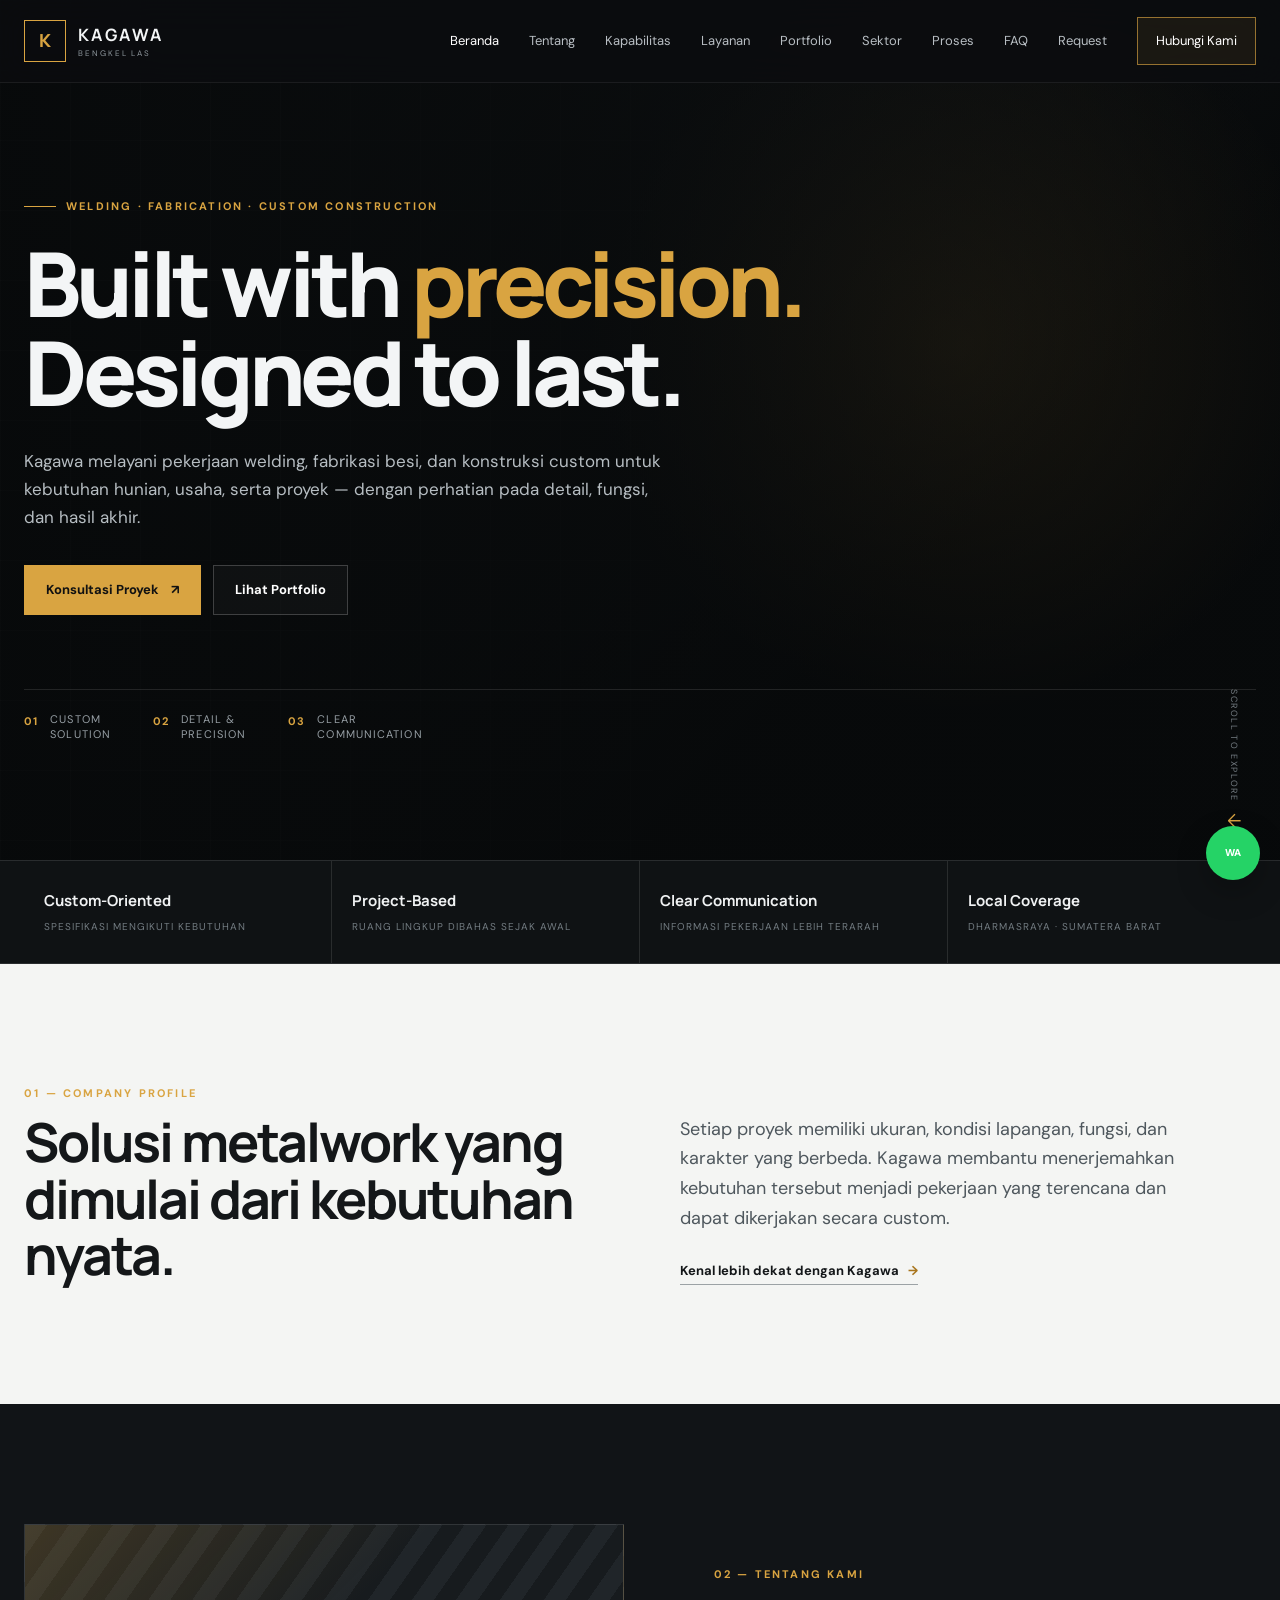
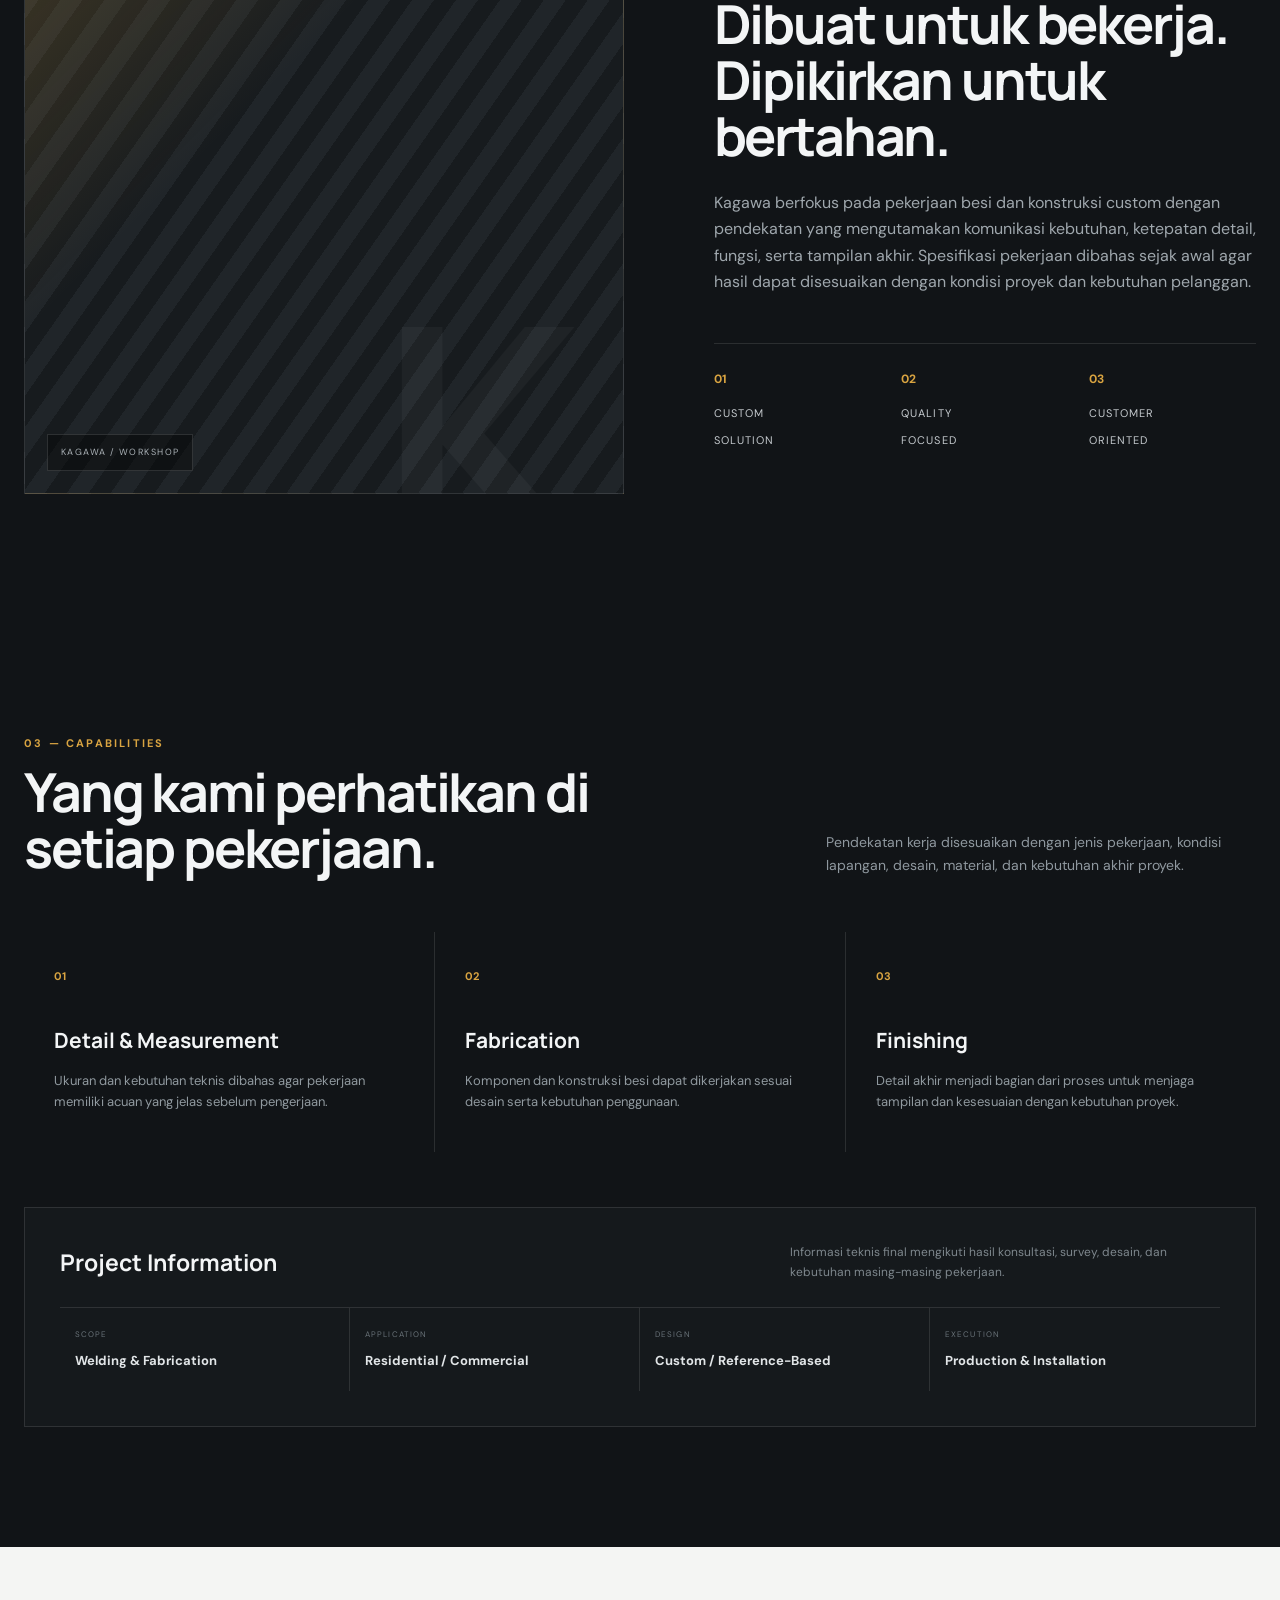
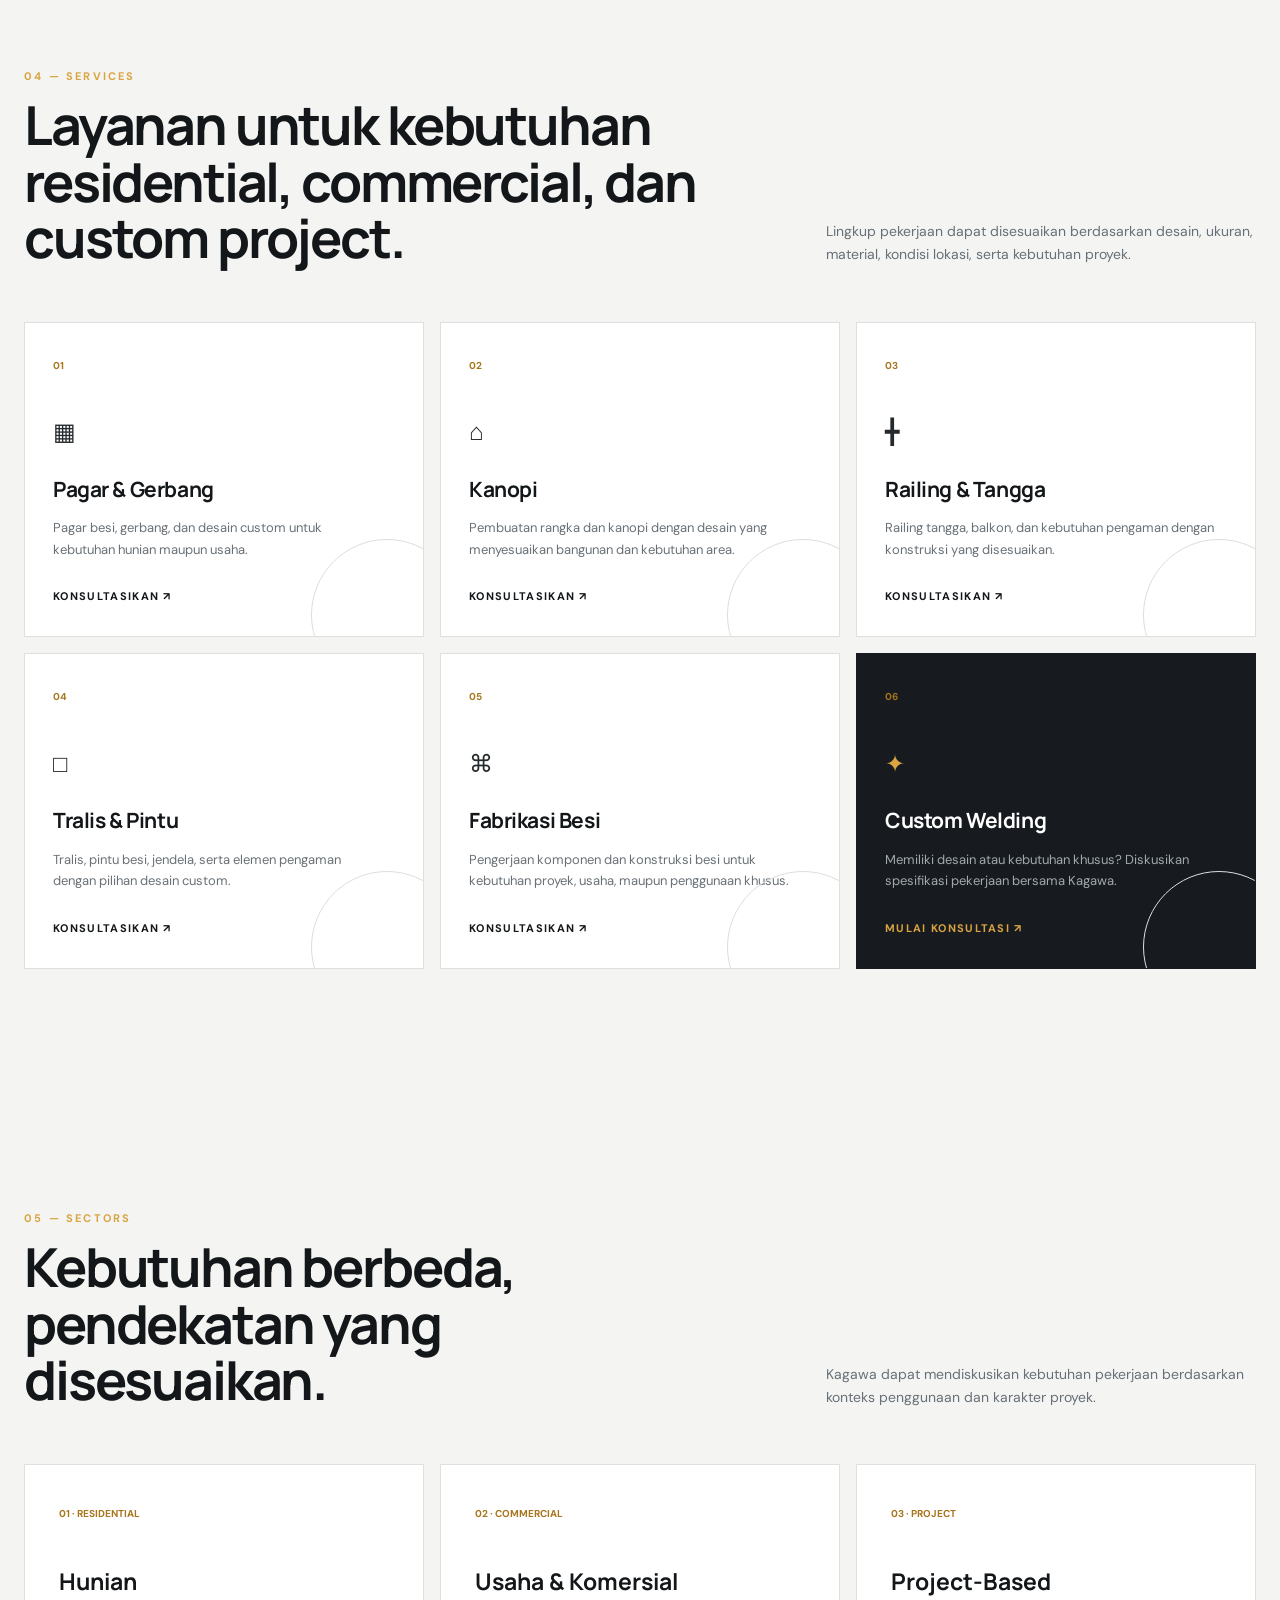
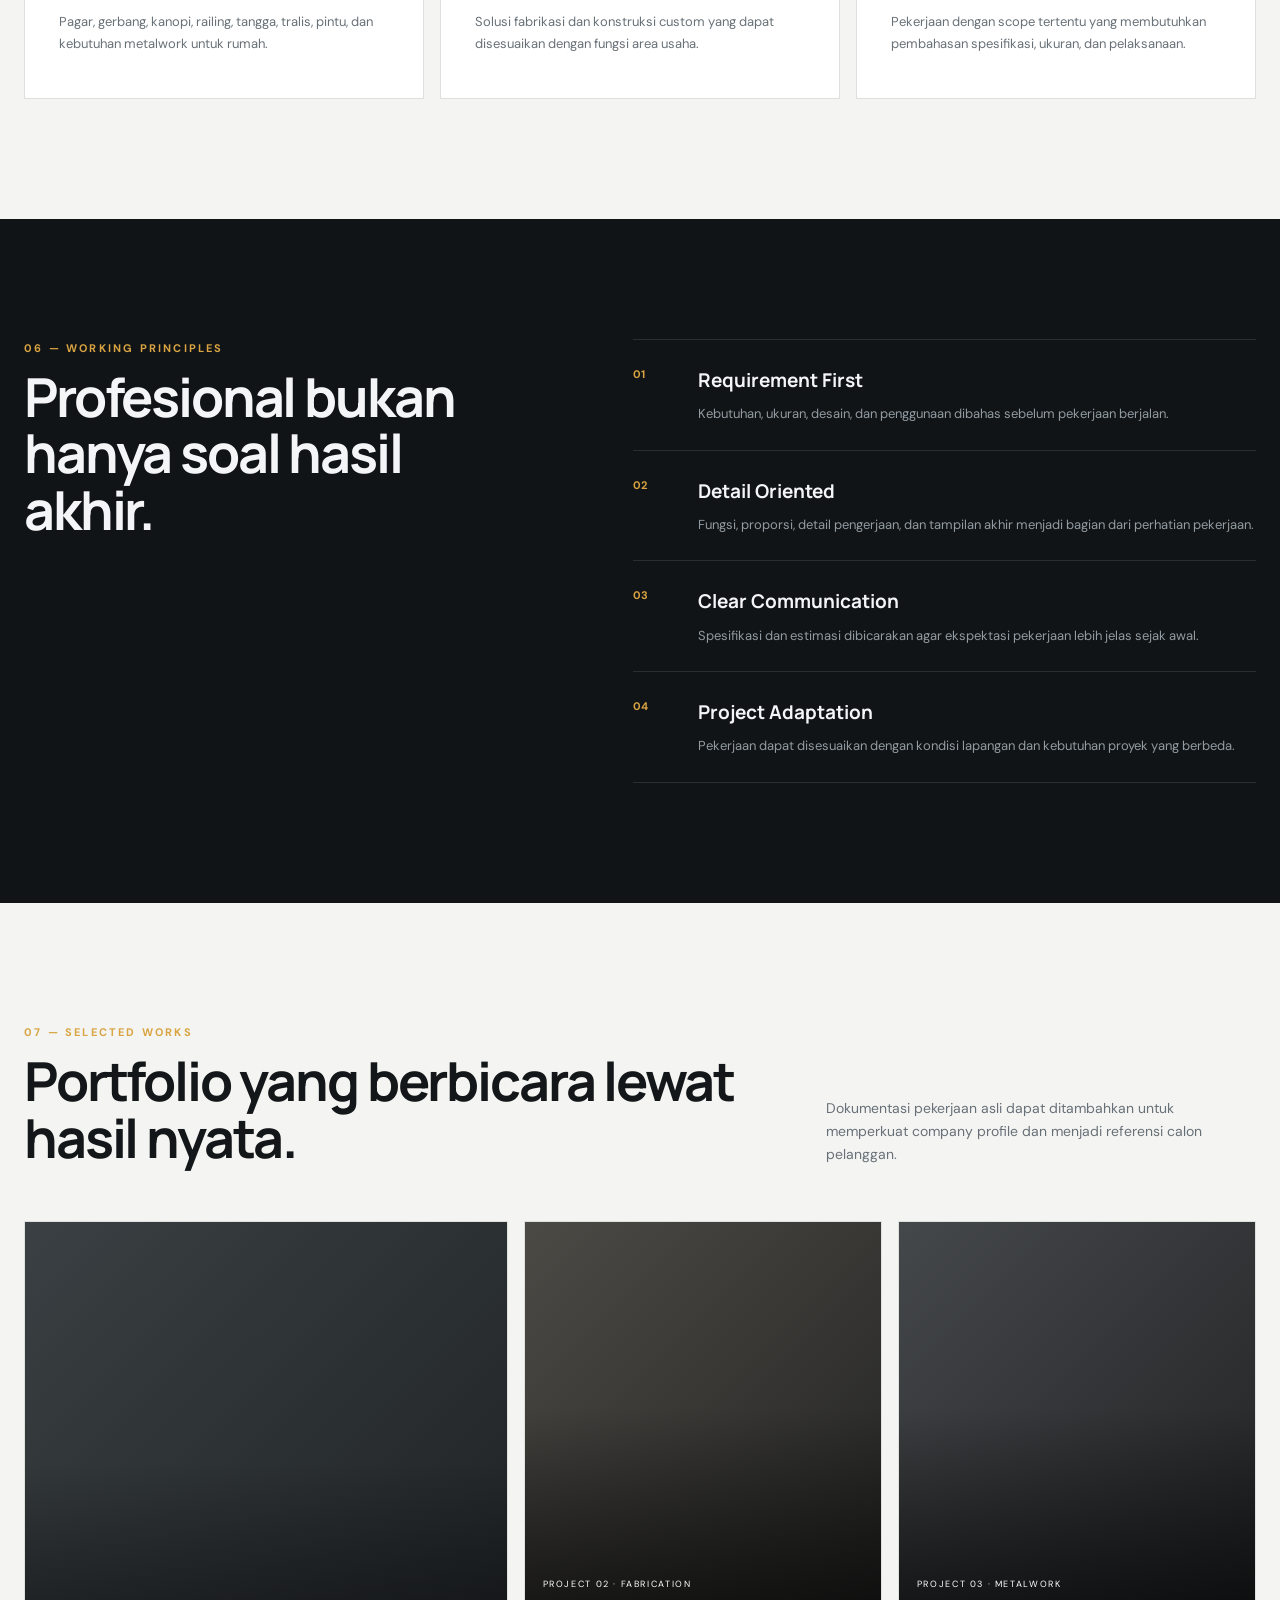
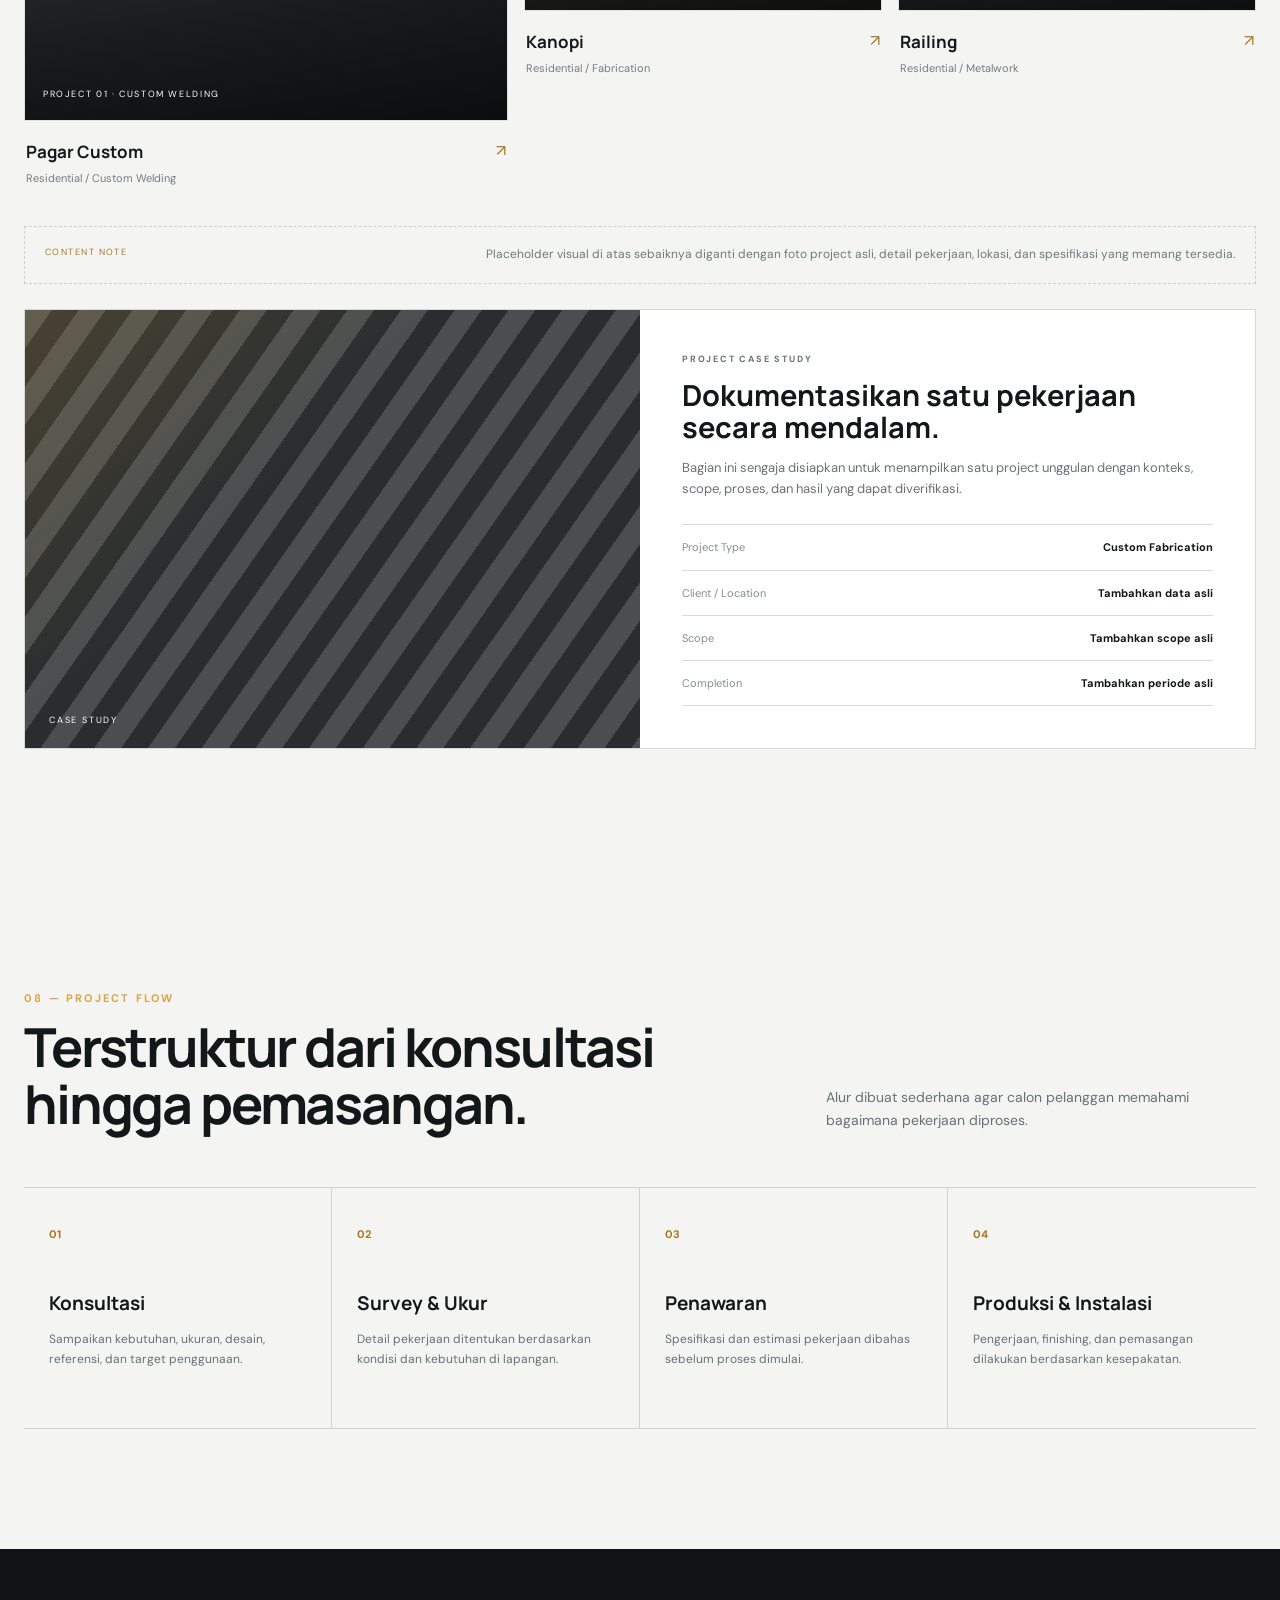
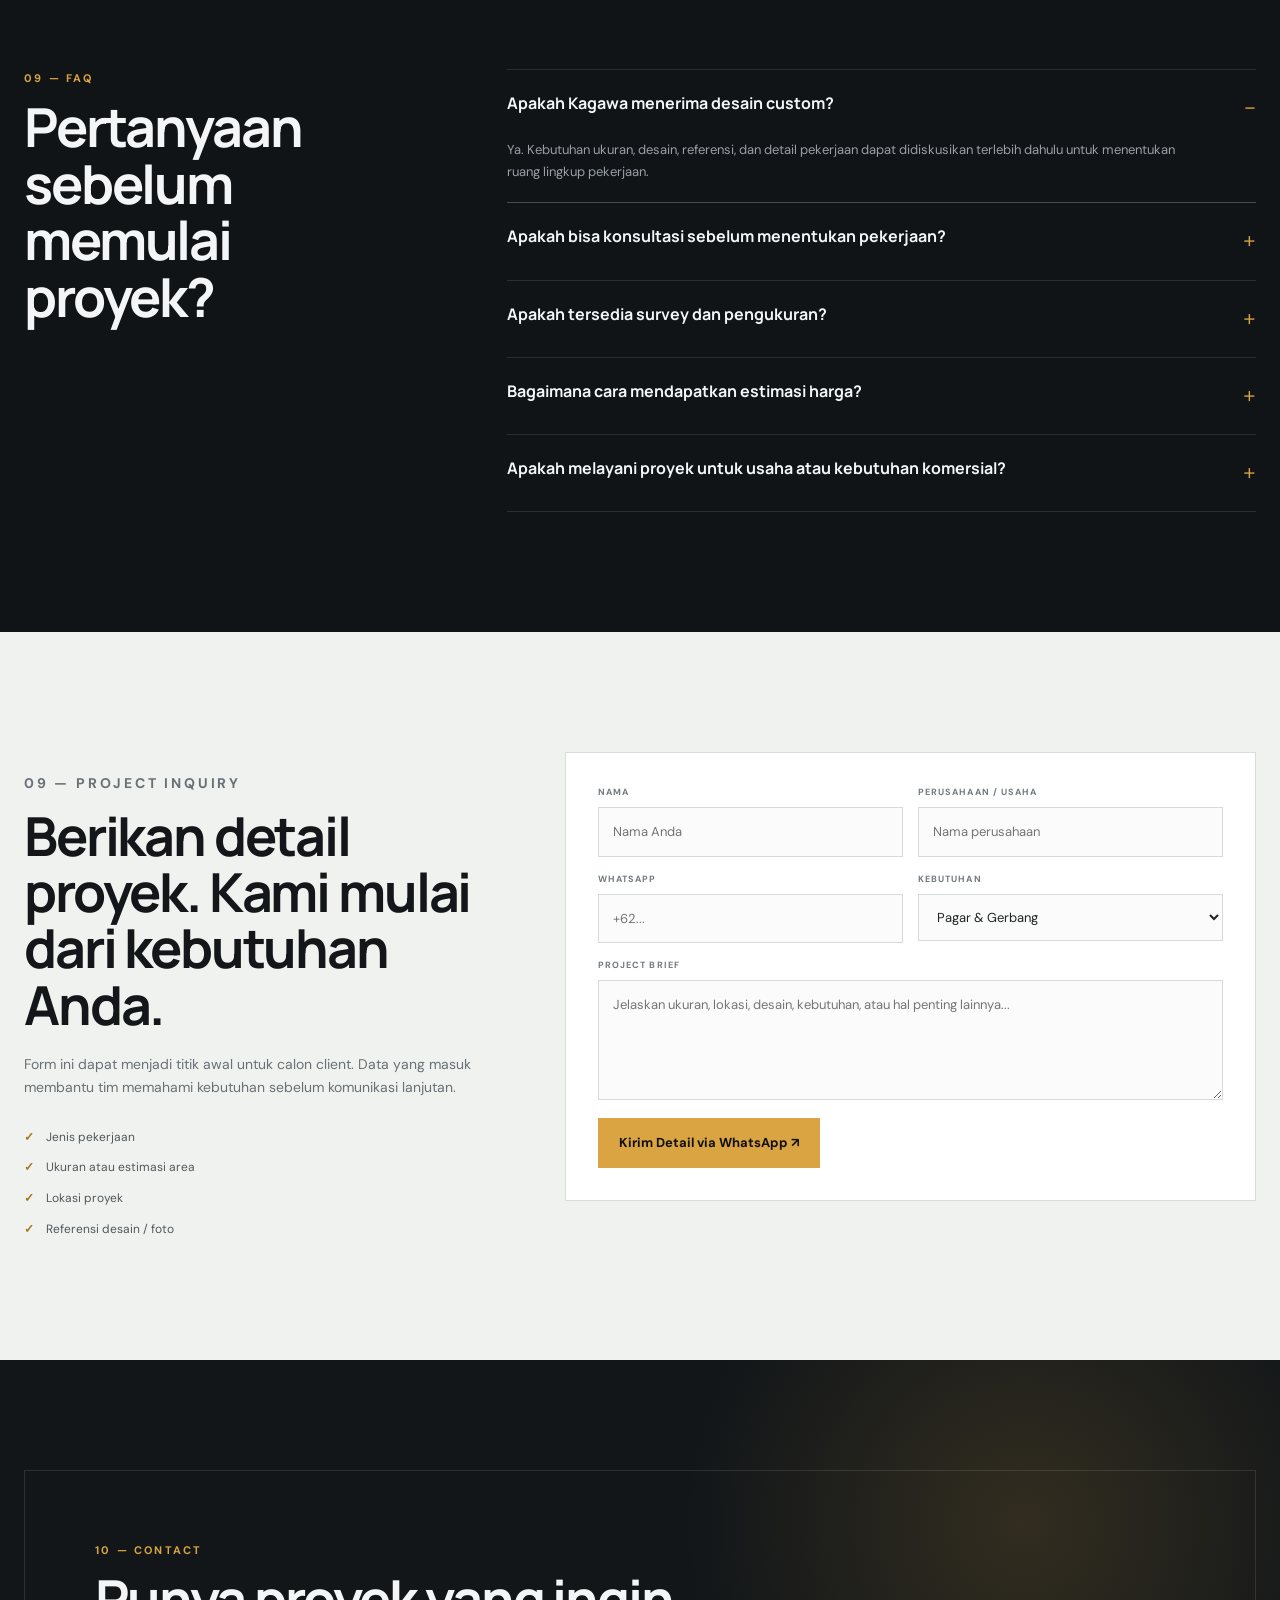
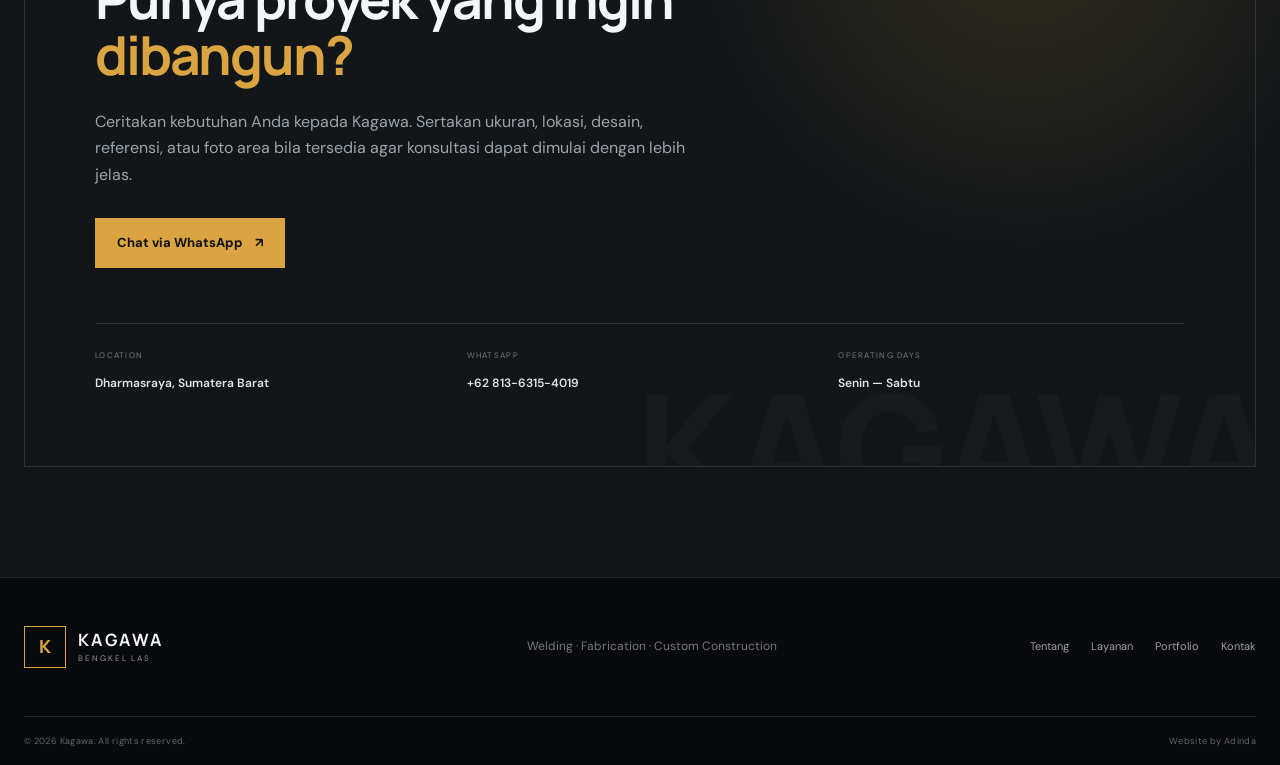
<file: index.html>
<!DOCTYPE html>
<html lang="id">
<head>
  <meta charset="UTF-8">
  <meta name="viewport" content="width=device-width, initial-scale=1.0">

  <title>KAGAWA | Welding, Fabrication & Custom Construction</title>
  <meta name="description" content="Kagawa menyediakan pekerjaan welding, fabrikasi besi, dan custom construction untuk kebutuhan hunian, komersial, dan proyek.">
  <meta name="theme-color" content="#0b0d0f">

  <meta property="og:title" content="KAGAWA — Welding, Fabrication & Custom Construction">
  <meta property="og:description" content="Solusi pekerjaan las, fabrikasi, dan konstruksi custom dengan pendekatan yang terukur dan berorientasi pada kebutuhan proyek.">
  <meta property="og:type" content="website">

  <link rel="preconnect" href="https://fonts.googleapis.com">
  <link rel="preconnect" href="https://fonts.gstatic.com" crossorigin>
  <link href="https://fonts.googleapis.com/css2?family=DM+Sans:wght@400;500;600;700&family=Manrope:wght@500;600;700;800&display=swap" rel="stylesheet">

  <link rel="stylesheet" href="kagawa_v4.css">

</head>

<body>
<div class="page-loader" aria-hidden="true"><div class="loader-mark">K</div><div class="loader-line"><span></span></div><small>PREPARING EXPERIENCE</small></div>
<div class="scroll-progress" aria-hidden="true"><span></span></div>
<header class="site-header" id="top">
  <div class="container nav-wrap">
    <a class="brand" href="#top" aria-label="Kagawa">
      <span class="brand-mark">K</span>
      <span><strong>KAGAWA</strong><small>BENGKEL LAS</small></span>
    </a>

    <button class="menu-toggle" aria-label="Buka menu" aria-expanded="false">
      <span></span><span></span><span></span>
    </button>

    <nav class="nav-menu">
      <a href="#home" class="active">Beranda</a>
      <a href="#about">Tentang</a>
      <a href="#capabilities">Kapabilitas</a>
      <a href="#services">Layanan</a>
      <a href="#projects">Portfolio</a>
      <a href="#sectors">Sektor</a>
      <a href="#process">Proses</a>
      <a href="#faq">FAQ</a>
      <a href="#request">Request</a>
      <a href="#contact" class="nav-cta">Hubungi Kami</a>
    </nav>
  </div>
</header>

<main>
  <section class="hero hero-reveal" id="home">
    <div class="container hero-content">
      <div class="eyebrow"><span></span> WELDING · FABRICATION · CUSTOM CONSTRUCTION</div>
      <h1>Built with <em>precision.</em><br>Designed to last.</h1>
      <p class="hero-text">
        Kagawa melayani pekerjaan welding, fabrikasi besi, dan konstruksi custom
        untuk kebutuhan hunian, usaha, serta proyek — dengan perhatian pada
        detail, fungsi, dan hasil akhir.
      </p>

      <div class="hero-actions">
        <a href="#contact" class="btn btn-primary">Konsultasi Proyek <span>↗</span></a>
        <a href="#projects" class="btn btn-ghost">Lihat Portfolio</a>
      </div>

      <div class="hero-meta">
        <div><strong>01</strong><span>Custom<br>Solution</span></div>
        <div><strong>02</strong><span>Detail &<br>Precision</span></div>
        <div><strong>03</strong><span>Clear<br>Communication</span></div>
      </div>
    </div>
    <div class="hero-scroll">SCROLL TO EXPLORE <span>↓</span></div>
  </section>

  <section class="trust-strip reveal">
    <div class="container trust-grid">
      <div class="trust-item reveal-item"><strong>Custom-Oriented</strong><span>Spesifikasi mengikuti kebutuhan</span></div>
      <div class="trust-item reveal-item"><strong>Project-Based</strong><span>Ruang lingkup dibahas sejak awal</span></div>
      <div class="trust-item reveal-item"><strong>Clear Communication</strong><span>Informasi pekerjaan lebih terarah</span></div>
      <div class="trust-item reveal-item"><strong>Local Coverage</strong><span>Dharmasraya · Sumatera Barat</span></div>
    </div>
  </section>

  <section class="intro section reveal">
    <div class="container intro-grid">
      <div>
        <p class="section-label">01 — COMPANY PROFILE</p>
        <h2>Solusi metalwork yang dimulai dari kebutuhan nyata.</h2>
      </div>
      <div class="intro-copy">
        <p>
          Setiap proyek memiliki ukuran, kondisi lapangan, fungsi, dan karakter
          yang berbeda. Kagawa membantu menerjemahkan kebutuhan tersebut menjadi
          pekerjaan yang terencana dan dapat dikerjakan secara custom.
        </p>
        <a href="#about" class="text-link">Kenal lebih dekat dengan Kagawa <span>→</span></a>
      </div>
    </div>
  </section>

  <section class="about section dark reveal" id="about">
    <div class="container about-grid">
      <div class="about-image" role="img" aria-label="Visual workshop Kagawa">
        <div class="image-tag">KAGAWA / WORKSHOP</div>
      </div>

      <div class="about-content">
        <p class="section-label">02 — TENTANG KAMI</p>
        <h2>Dibuat untuk bekerja. Dipikirkan untuk bertahan.</h2>
        <p>
          Kagawa berfokus pada pekerjaan besi dan konstruksi custom dengan
          pendekatan yang mengutamakan komunikasi kebutuhan, ketepatan detail,
          fungsi, serta tampilan akhir. Spesifikasi pekerjaan dibahas sejak awal
          agar hasil dapat disesuaikan dengan kondisi proyek dan kebutuhan pelanggan.
        </p>

        <div class="stats">
          <div><strong>01</strong><span>Custom<br>Solution</span></div>
          <div><strong>02</strong><span>Quality<br>Focused</span></div>
          <div><strong>03</strong><span>Customer<br>Oriented</span></div>
        </div>
      </div>
    </div>
  </section>

  <section class="section dark" id="capabilities">
    <div class="container">
      <div class="section-head">
        <div>
          <p class="section-label">03 — CAPABILITIES</p>
          <h2>Yang kami perhatikan di setiap pekerjaan.</h2>
        </div>
        <p class="section-desc">
          Pendekatan kerja disesuaikan dengan jenis pekerjaan, kondisi lapangan,
          desain, material, dan kebutuhan akhir proyek.
        </p>
      </div>

      <div class="capability-grid reveal-item">
        <article class="capability reveal-item">
          <span class="capability-number">01</span>
          <h3>Detail & Measurement</h3>
          <p>Ukuran dan kebutuhan teknis dibahas agar pekerjaan memiliki acuan yang jelas sebelum pengerjaan.</p>
        </article>
        <article class="capability reveal-item">
          <span class="capability-number">02</span>
          <h3>Fabrication</h3>
          <p>Komponen dan konstruksi besi dapat dikerjakan sesuai desain serta kebutuhan penggunaan.</p>
        </article>
        <article class="capability reveal-item">
          <span class="capability-number">03</span>
          <h3>Finishing</h3>
          <p>Detail akhir menjadi bagian dari proses untuk menjaga tampilan dan kesesuaian dengan kebutuhan proyek.</p>
        </article>
      </div>

      <div class="spec-box">
        <div class="spec-box-head">
          <h3>Project Information</h3>
          <p>Informasi teknis final mengikuti hasil konsultasi, survey, desain, dan kebutuhan masing-masing pekerjaan.</p>
        </div>
        <div class="spec-grid">
          <div class="spec-item"><small>Scope</small><strong>Welding & Fabrication</strong></div>
          <div class="spec-item"><small>Application</small><strong>Residential / Commercial</strong></div>
          <div class="spec-item"><small>Design</small><strong>Custom / Reference-Based</strong></div>
          <div class="spec-item"><small>Execution</small><strong>Production & Installation</strong></div>
        </div>
      </div>
    </div>
  </section>

  <section class="services section light reveal" id="services">
    <div class="container">
      <div class="section-head">
        <div>
          <p class="section-label">04 — SERVICES</p>
          <h2>Layanan untuk kebutuhan residential, commercial, dan custom project.</h2>
        </div>
        <p class="section-desc">
          Lingkup pekerjaan dapat disesuaikan berdasarkan desain, ukuran, material,
          kondisi lokasi, serta kebutuhan proyek.
        </p>
      </div>

      <div class="service-grid">
        <article class="service-card reveal-item">
          <span class="service-number">01</span>
          <div class="service-icon">▦</div>
          <h3>Pagar & Gerbang</h3>
          <p>Pagar besi, gerbang, dan desain custom untuk kebutuhan hunian maupun usaha.</p>
          <a href="#contact">Konsultasikan ↗</a>
        </article>

        <article class="service-card reveal-item">
          <span class="service-number">02</span>
          <div class="service-icon">⌂</div>
          <h3>Kanopi</h3>
          <p>Pembuatan rangka dan kanopi dengan desain yang menyesuaikan bangunan dan kebutuhan area.</p>
          <a href="#contact">Konsultasikan ↗</a>
        </article>

        <article class="service-card reveal-item">
          <span class="service-number">03</span>
          <div class="service-icon">╋</div>
          <h3>Railing & Tangga</h3>
          <p>Railing tangga, balkon, dan kebutuhan pengaman dengan konstruksi yang disesuaikan.</p>
          <a href="#contact">Konsultasikan ↗</a>
        </article>

        <article class="service-card reveal-item">
          <span class="service-number">04</span>
          <div class="service-icon">□</div>
          <h3>Tralis & Pintu</h3>
          <p>Tralis, pintu besi, jendela, serta elemen pengaman dengan pilihan desain custom.</p>
          <a href="#contact">Konsultasikan ↗</a>
        </article>

        <article class="service-card reveal-item">
          <span class="service-number">05</span>
          <div class="service-icon">⌘</div>
          <h3>Fabrikasi Besi</h3>
          <p>Pengerjaan komponen dan konstruksi besi untuk kebutuhan proyek, usaha, maupun penggunaan khusus.</p>
          <a href="#contact">Konsultasikan ↗</a>
        </article>

        <article class="service-card service-featured reveal-item">
          <span class="service-number">06</span>
          <div class="service-icon">✦</div>
          <h3>Custom Welding</h3>
          <p>Memiliki desain atau kebutuhan khusus? Diskusikan spesifikasi pekerjaan bersama Kagawa.</p>
          <a href="#contact">Mulai Konsultasi ↗</a>
        </article>
      </div>
    </div>
  </section>

  <section class="section light" id="sectors">
    <div class="container">
      <div class="section-head">
        <div>
          <p class="section-label">05 — SECTORS</p>
          <h2>Kebutuhan berbeda, pendekatan yang disesuaikan.</h2>
        </div>
        <p class="section-desc">Kagawa dapat mendiskusikan kebutuhan pekerjaan berdasarkan konteks penggunaan dan karakter proyek.</p>
      </div>

      <div class="sector-grid">
        <article class="sector-card reveal-item">
          <span>01 · RESIDENTIAL</span>
          <h3>Hunian</h3>
          <p>Pagar, gerbang, kanopi, railing, tangga, tralis, pintu, dan kebutuhan metalwork untuk rumah.</p>
        </article>
        <article class="sector-card reveal-item">
          <span>02 · COMMERCIAL</span>
          <h3>Usaha & Komersial</h3>
          <p>Solusi fabrikasi dan konstruksi custom yang dapat disesuaikan dengan fungsi area usaha.</p>
        </article>
        <article class="sector-card reveal-item">
          <span>03 · PROJECT</span>
          <h3>Project-Based</h3>
          <p>Pekerjaan dengan scope tertentu yang membutuhkan pembahasan spesifikasi, ukuran, dan pelaksanaan.</p>
        </article>
      </div>
    </div>
  </section>

  <section class="why section dark reveal">
    <div class="container">
      <div class="why-grid">
        <div>
          <p class="section-label">06 — WORKING PRINCIPLES</p>
          <h2>Profesional bukan hanya soal hasil akhir.</h2>
        </div>

        <div class="why-list">
          <div class="why-item">
            <span>01</span>
            <div>
              <h3>Requirement First</h3>
              <p>Kebutuhan, ukuran, desain, dan penggunaan dibahas sebelum pekerjaan berjalan.</p>
            </div>
          </div>
          <div class="why-item">
            <span>02</span>
            <div>
              <h3>Detail Oriented</h3>
              <p>Fungsi, proporsi, detail pengerjaan, dan tampilan akhir menjadi bagian dari perhatian pekerjaan.</p>
            </div>
          </div>
          <div class="why-item">
            <span>03</span>
            <div>
              <h3>Clear Communication</h3>
              <p>Spesifikasi dan estimasi dibicarakan agar ekspektasi pekerjaan lebih jelas sejak awal.</p>
            </div>
          </div>
          <div class="why-item">
            <span>04</span>
            <div>
              <h3>Project Adaptation</h3>
              <p>Pekerjaan dapat disesuaikan dengan kondisi lapangan dan kebutuhan proyek yang berbeda.</p>
            </div>
          </div>
        </div>
      </div>
    </div>
  </section>

  <section class="projects section light" id="projects">
    <div class="container">
      <div class="section-head">
        <div>
          <p class="section-label">07 — SELECTED WORKS</p>
          <h2>Portfolio yang berbicara lewat hasil nyata.</h2>
        </div>
        <p class="section-desc">
          Dokumentasi pekerjaan asli dapat ditambahkan untuk memperkuat company profile
          dan menjadi referensi calon pelanggan.
        </p>
      </div>

      <div class="project-grid reveal-item">
        <article class="project project-large reveal-item">
          <div class="project-visual project-one reveal-item"><span>PROJECT 01 · CUSTOM WELDING</span></div>
          <div class="project-info reveal-item">
            <div><h3>Pagar Custom</h3><p>Residential / Custom Welding</p></div>
            <span>↗</span>
          </div>
        </article>

        <article class="project reveal-item">
          <div class="project-visual project-two reveal-item"><span>PROJECT 02 · FABRICATION</span></div>
          <div class="project-info reveal-item">
            <div><h3>Kanopi</h3><p>Residential / Fabrication</p></div>
            <span>↗</span>
          </div>
        </article>

        <article class="project reveal-item">
          <div class="project-visual project-three reveal-item"><span>PROJECT 03 · METALWORK</span></div>
          <div class="project-info reveal-item">
            <div><h3>Railing</h3><p>Residential / Metalwork</p></div>
            <span>↗</span>
          </div>
        </article>
      </div>

      <div class="portfolio-note">
        <span>CONTENT NOTE</span>
        <p>Placeholder visual di atas sebaiknya diganti dengan foto project asli, detail pekerjaan, lokasi, dan spesifikasi yang memang tersedia.</p>
      </div>

      <div class="case-study">
        <div class="case-image"></div>
        <div class="case-content">
          <p class="section-label">PROJECT CASE STUDY</p>
          <h3>Dokumentasikan satu pekerjaan secara mendalam.</h3>
          <p>Bagian ini sengaja disiapkan untuk menampilkan satu project unggulan dengan konteks, scope, proses, dan hasil yang dapat diverifikasi.</p>
          <div class="case-list">
            <div><span>Project Type</span><strong>Custom Fabrication</strong></div>
            <div><span>Client / Location</span><strong>Tambahkan data asli</strong></div>
            <div><span>Scope</span><strong>Tambahkan scope asli</strong></div>
            <div><span>Completion</span><strong>Tambahkan periode asli</strong></div>
          </div>
        </div>
      </div>
    </div>
  </section>

  <section class="process section light" id="process">
    <div class="container">
      <div class="section-head">
        <div>
          <p class="section-label">08 — PROJECT FLOW</p>
          <h2>Terstruktur dari konsultasi hingga pemasangan.</h2>
        </div>
        <p class="section-desc">Alur dibuat sederhana agar calon pelanggan memahami bagaimana pekerjaan diproses.</p>
      </div>

      <div class="process-grid">
        <div class="process-item reveal-item">
          <span>01</span>
          <h3>Konsultasi</h3>
          <p>Sampaikan kebutuhan, ukuran, desain, referensi, dan target penggunaan.</p>
        </div>
        <div class="process-item reveal-item">
          <span>02</span>
          <h3>Survey & Ukur</h3>
          <p>Detail pekerjaan ditentukan berdasarkan kondisi dan kebutuhan di lapangan.</p>
        </div>
        <div class="process-item reveal-item">
          <span>03</span>
          <h3>Penawaran</h3>
          <p>Spesifikasi dan estimasi pekerjaan dibahas sebelum proses dimulai.</p>
        </div>
        <div class="process-item reveal-item">
          <span>04</span>
          <h3>Produksi & Instalasi</h3>
          <p>Pengerjaan, finishing, dan pemasangan dilakukan berdasarkan kesepakatan.</p>
        </div>
      </div>
    </div>
  </section>

  <section class="section dark" id="faq">
    <div class="container faq-grid">
      <div>
        <p class="section-label">09 — FAQ</p>
        <h2>Pertanyaan sebelum memulai proyek?</h2>
      </div>

      <div class="faq-list">
        <details class="faq-item" open>
          <summary>Apakah Kagawa menerima desain custom?</summary>
          <p>Ya. Kebutuhan ukuran, desain, referensi, dan detail pekerjaan dapat didiskusikan terlebih dahulu untuk menentukan ruang lingkup pekerjaan.</p>
        </details>
        <details class="faq-item">
          <summary>Apakah bisa konsultasi sebelum menentukan pekerjaan?</summary>
          <p>Bisa. Konsultasi awal digunakan untuk memahami kebutuhan, kondisi pekerjaan, dan spesifikasi yang diperlukan sebelum penawaran.</p>
        </details>
        <details class="faq-item">
          <summary>Apakah tersedia survey dan pengukuran?</summary>
          <p>Survey dan pengukuran dapat dilakukan sesuai kebutuhan pekerjaan dan kondisi proyek.</p>
        </details>
        <details class="faq-item">
          <summary>Bagaimana cara mendapatkan estimasi harga?</summary>
          <p>Kirimkan kebutuhan, ukuran, lokasi, serta referensi desain jika tersedia. Detail pekerjaan kemudian dapat dibahas untuk penyusunan estimasi.</p>
        </details>
        <details class="faq-item">
          <summary>Apakah melayani proyek untuk usaha atau kebutuhan komersial?</summary>
          <p>Kagawa melayani kebutuhan rumah, usaha, dan pekerjaan proyek. Lingkup pekerjaan dapat dibahas berdasarkan kebutuhan masing-masing proyek.</p>
        </details>
      </div>
    </div>
  </section>

  <section class="quote-section section reveal" id="request">
    <div class="container quote-grid">
      <div class="quote-copy">
        <p class="section-label">09 — PROJECT INQUIRY</p>
        <h2>Berikan detail proyek. Kami mulai dari kebutuhan Anda.</h2>
        <p>Form ini dapat menjadi titik awal untuk calon client. Data yang masuk membantu tim memahami kebutuhan sebelum komunikasi lanjutan.</p>
        <div class="quote-checklist">
          <div><span>✓</span> Jenis pekerjaan</div>
          <div><span>✓</span> Ukuran atau estimasi area</div>
          <div><span>✓</span> Lokasi proyek</div>
          <div><span>✓</span> Referensi desain / foto</div>
        </div>
      </div>

      <form class="quote-form" id="projectForm">
        <div class="form-grid">
          <div class="field">
            <label for="name">Nama</label>
            <input id="name" name="name" placeholder="Nama Anda" required>
          </div>
          <div class="field">
            <label for="company">Perusahaan / Usaha</label>
            <input id="company" name="company" placeholder="Nama perusahaan">
          </div>
          <div class="field">
            <label for="phone">WhatsApp</label>
            <input id="phone" name="phone" placeholder="+62..." required>
          </div>
          <div class="field">
            <label for="service">Kebutuhan</label>
            <select id="service" name="service">
              <option>Pagar & Gerbang</option>
              <option>Kanopi</option>
              <option>Railing & Tangga</option>
              <option>Tralis & Pintu</option>
              <option>Fabrikasi Besi</option>
              <option>Custom Welding</option>
            </select>
          </div>
          <div class="field full">
            <label for="message">Project Brief</label>
            <textarea id="message" name="message" placeholder="Jelaskan ukuran, lokasi, desain, kebutuhan, atau hal penting lainnya..." required></textarea>
          </div>
        </div>
        <button class="btn btn-primary" type="submit">Kirim Detail via WhatsApp ↗</button>
      </form>
    </div>
  </section>

  <section class="cta reveal" id="contact">
    <div class="container cta-box">
      <p class="section-label">10 — CONTACT</p>
      <h2>Punya proyek yang ingin <em>dibangun?</em></h2>
      <p>
        Ceritakan kebutuhan Anda kepada Kagawa. Sertakan ukuran, lokasi, desain,
        referensi, atau foto area bila tersedia agar konsultasi dapat dimulai dengan lebih jelas.
      </p>

      <a class="btn btn-primary"
         href="https://wa.me/6281363154019?text=Halo%20Kagawa%2C%20saya%20ingin%20konsultasi%20mengenai%20pekerjaan%20las%20atau%20fabrikasi."
         target="_blank" rel="noopener">
        Chat via WhatsApp <span>↗</span>
      </a>

      <div class="contact-details">
        <div><small>LOCATION</small><strong>Dharmasraya, Sumatera Barat</strong></div>
        <div><small>WHATSAPP</small><strong>+62 813-6315-4019</strong></div>
        <div><small>OPERATING DAYS</small><strong>Senin — Sabtu</strong></div>
      </div>
    </div>
  </section>
</main>

<footer class="footer">
  <div class="container footer-main">
    <div class="brand footer-brand">
      <span class="brand-mark">K</span>
      <span><strong>KAGAWA</strong><small>BENGKEL LAS</small></span>
    </div>
    <p>Welding · Fabrication · Custom Construction</p>
    <div class="footer-links">
      <a href="#about">Tentang</a>
      <a href="#services">Layanan</a>
      <a href="#projects">Portfolio</a>
      <a href="#contact">Kontak</a>
    </div>
  </div>
  <div class="container footer-bottom">
    <span>© 2026 Kagawa. All rights reserved.</span>
    <span>Website by Adinda</span>
  </div>
</footer>

<a class="floating-wa" href="https://wa.me/6281363154019" target="_blank" rel="noopener" aria-label="WhatsApp"
   style="position:fixed;right:20px;bottom:20px;width:54px;height:54px;display:grid;place-items:center;border-radius:50%;background:#25D366;color:#fff;font-weight:800;font-size:10px;z-index:90;box-shadow:0 12px 30px rgba(0,0,0,.25)">WA</a>

<script src="kagawa_v4.js?v=2" defer></script>

</body>
</html>
</file>
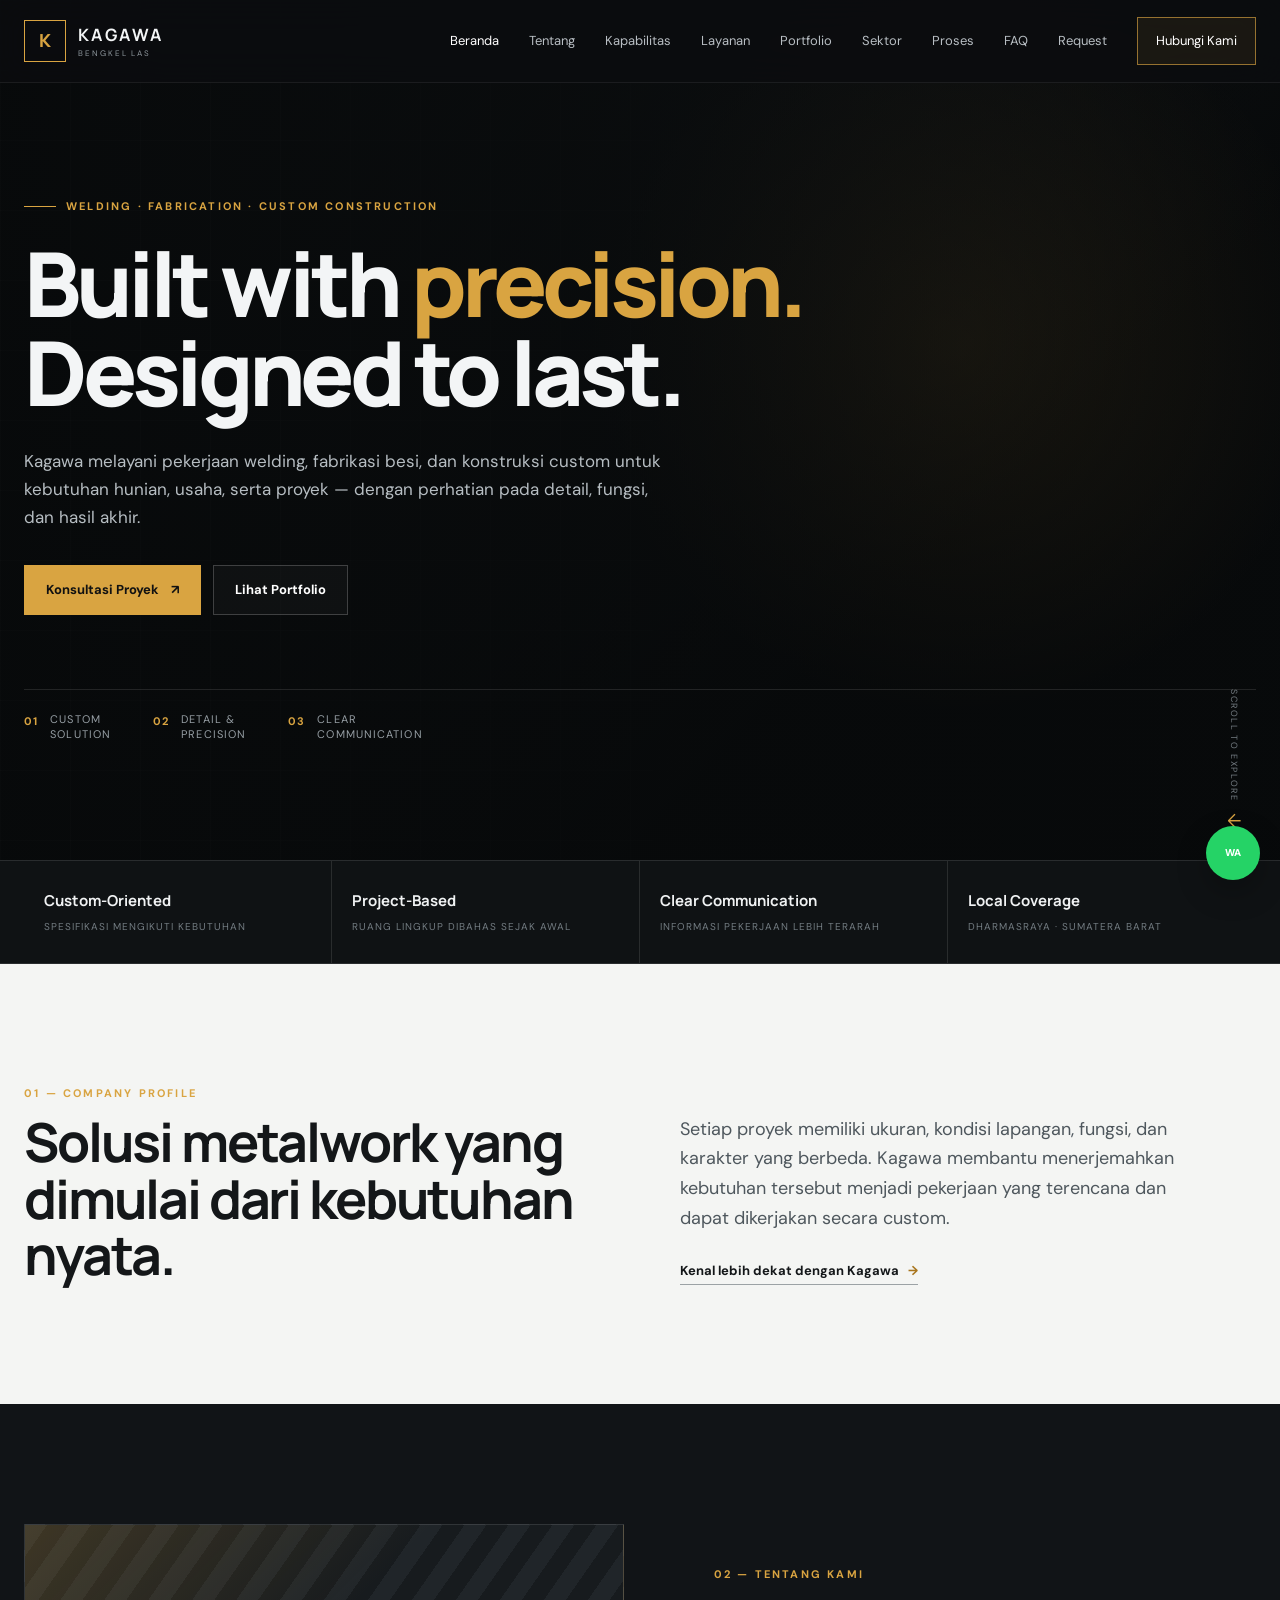
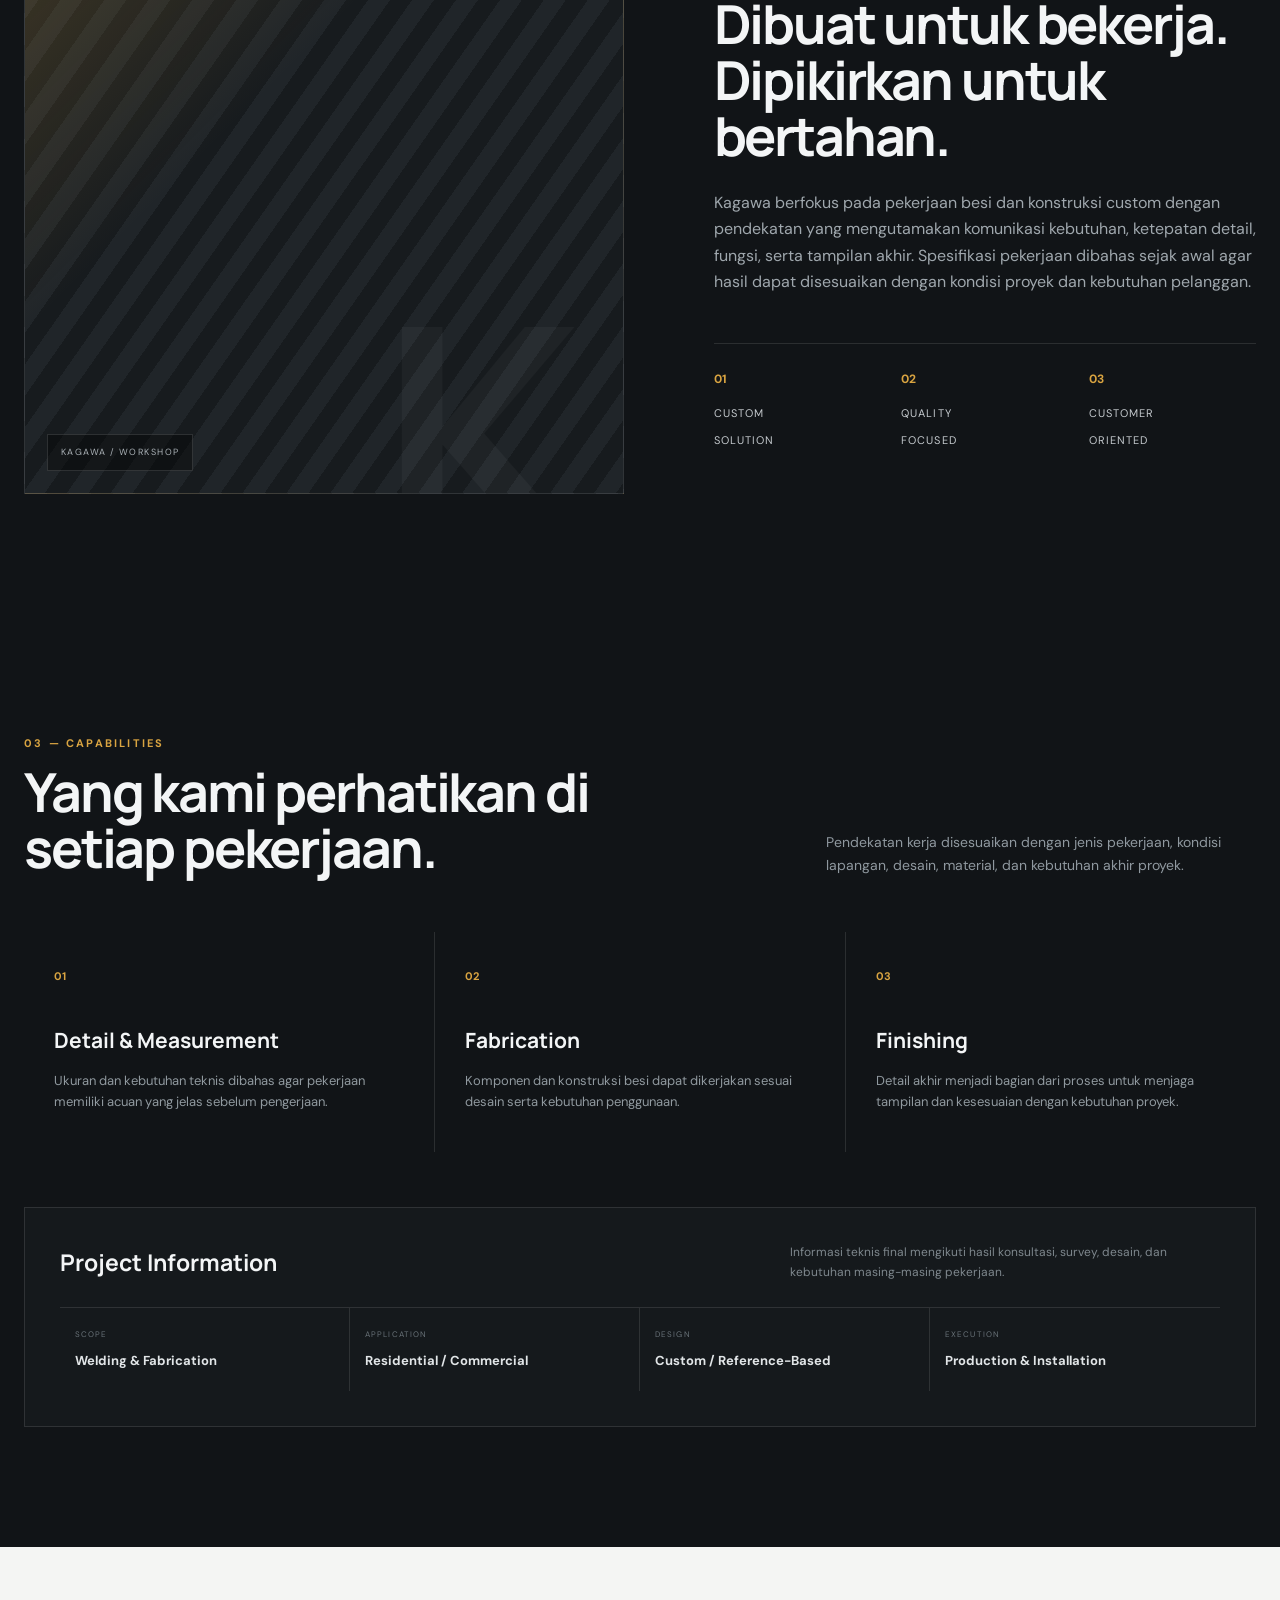
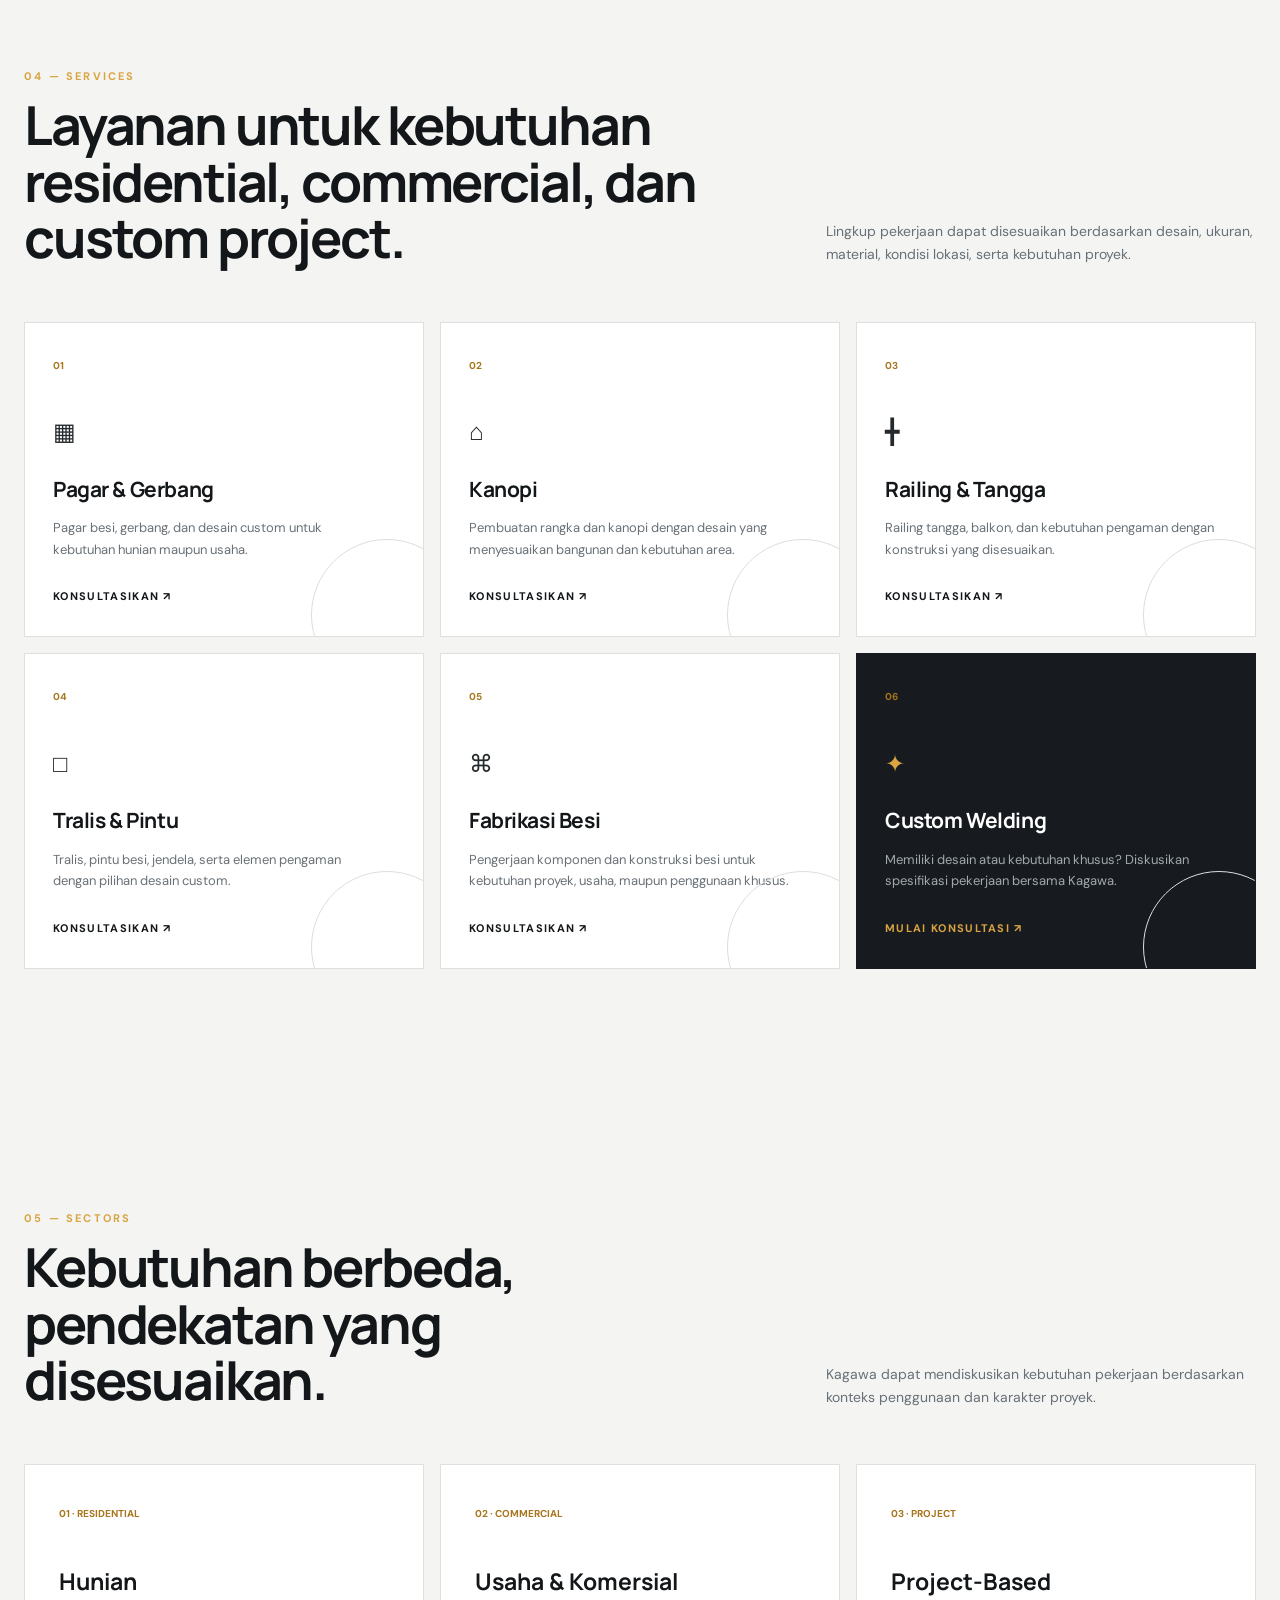
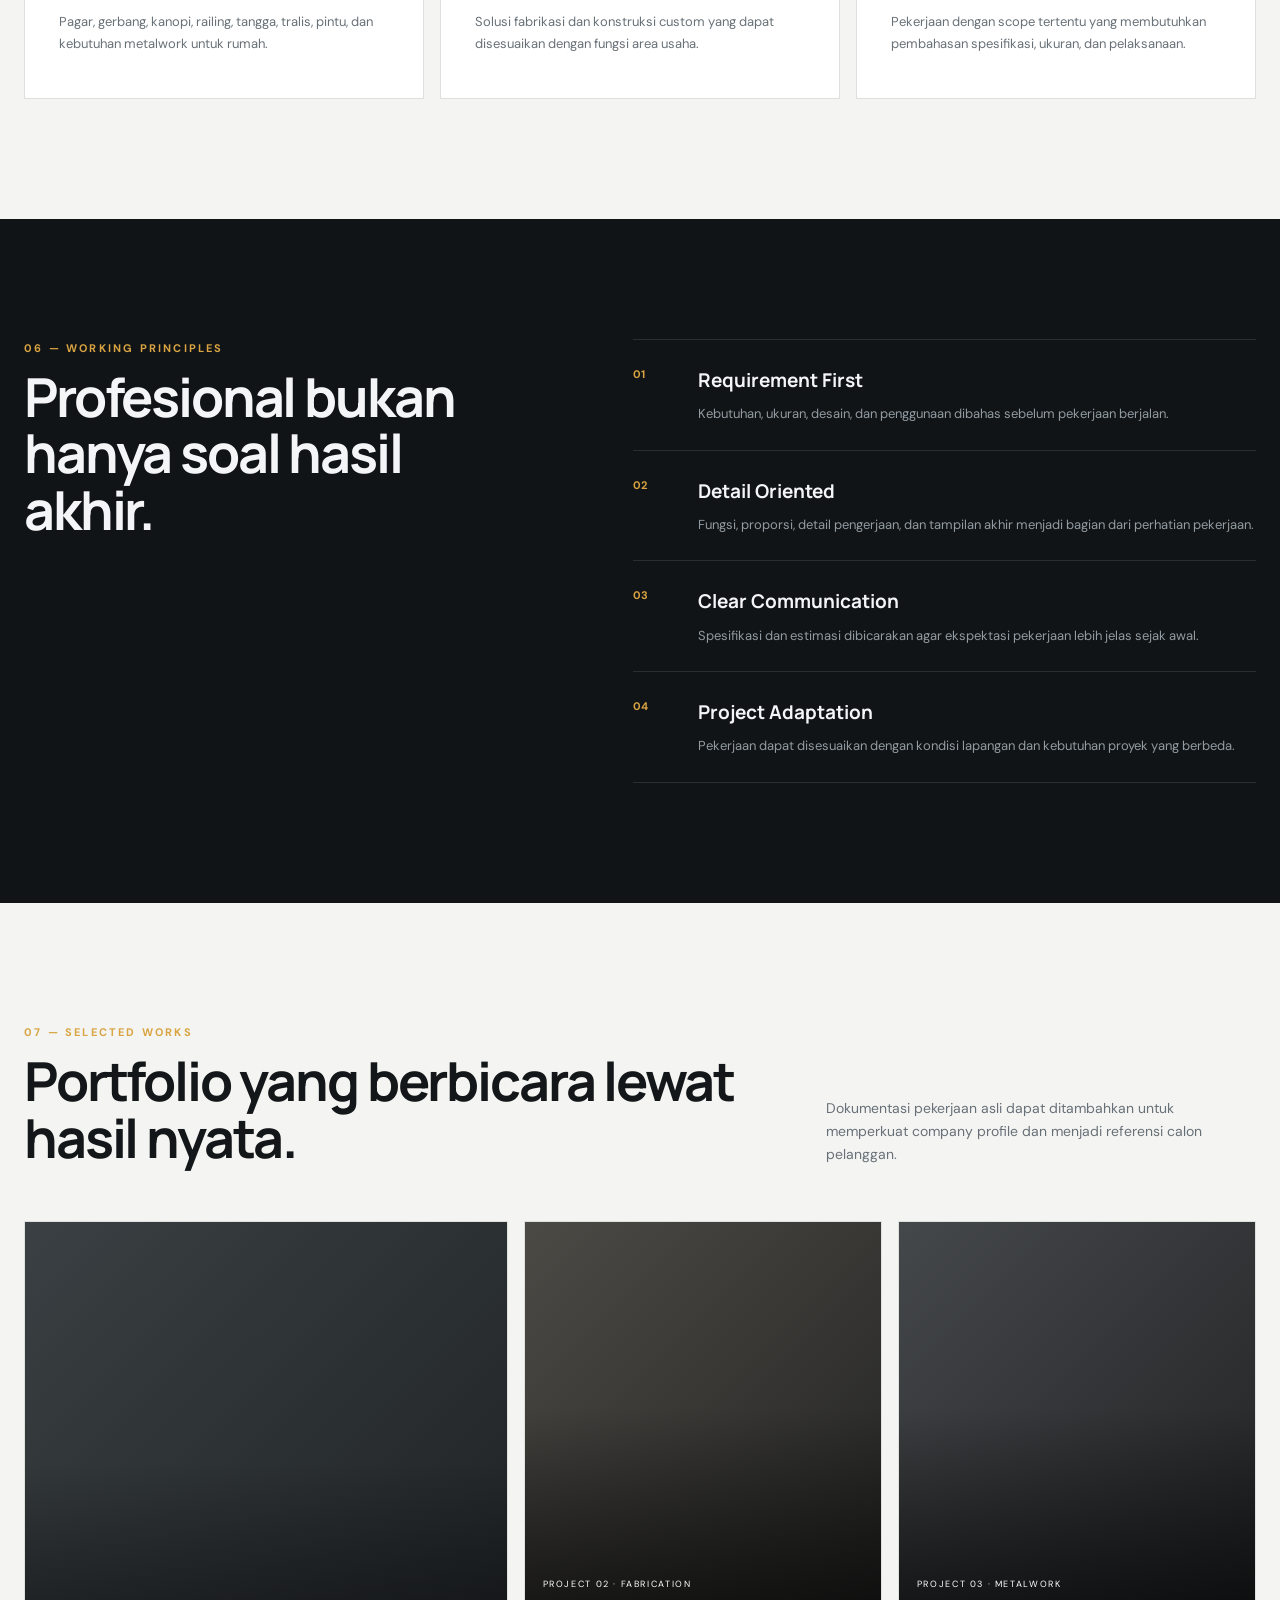
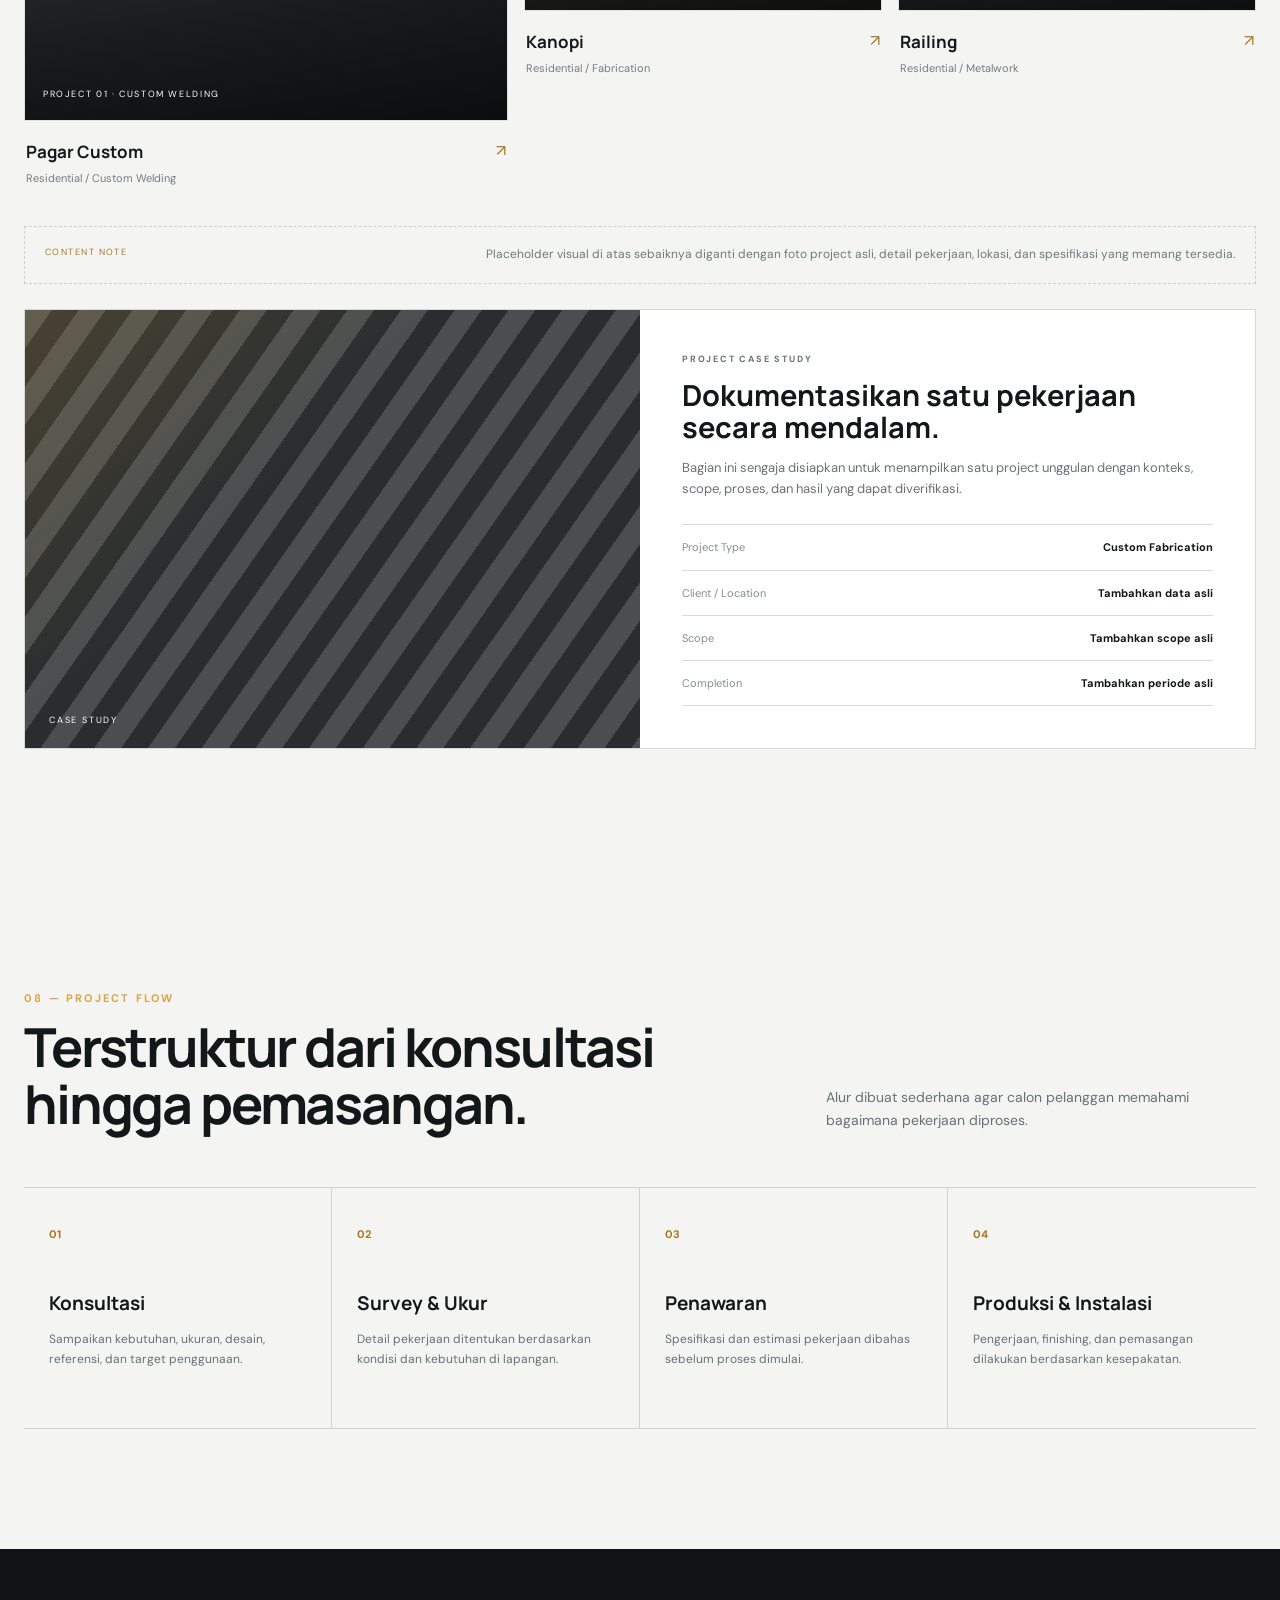
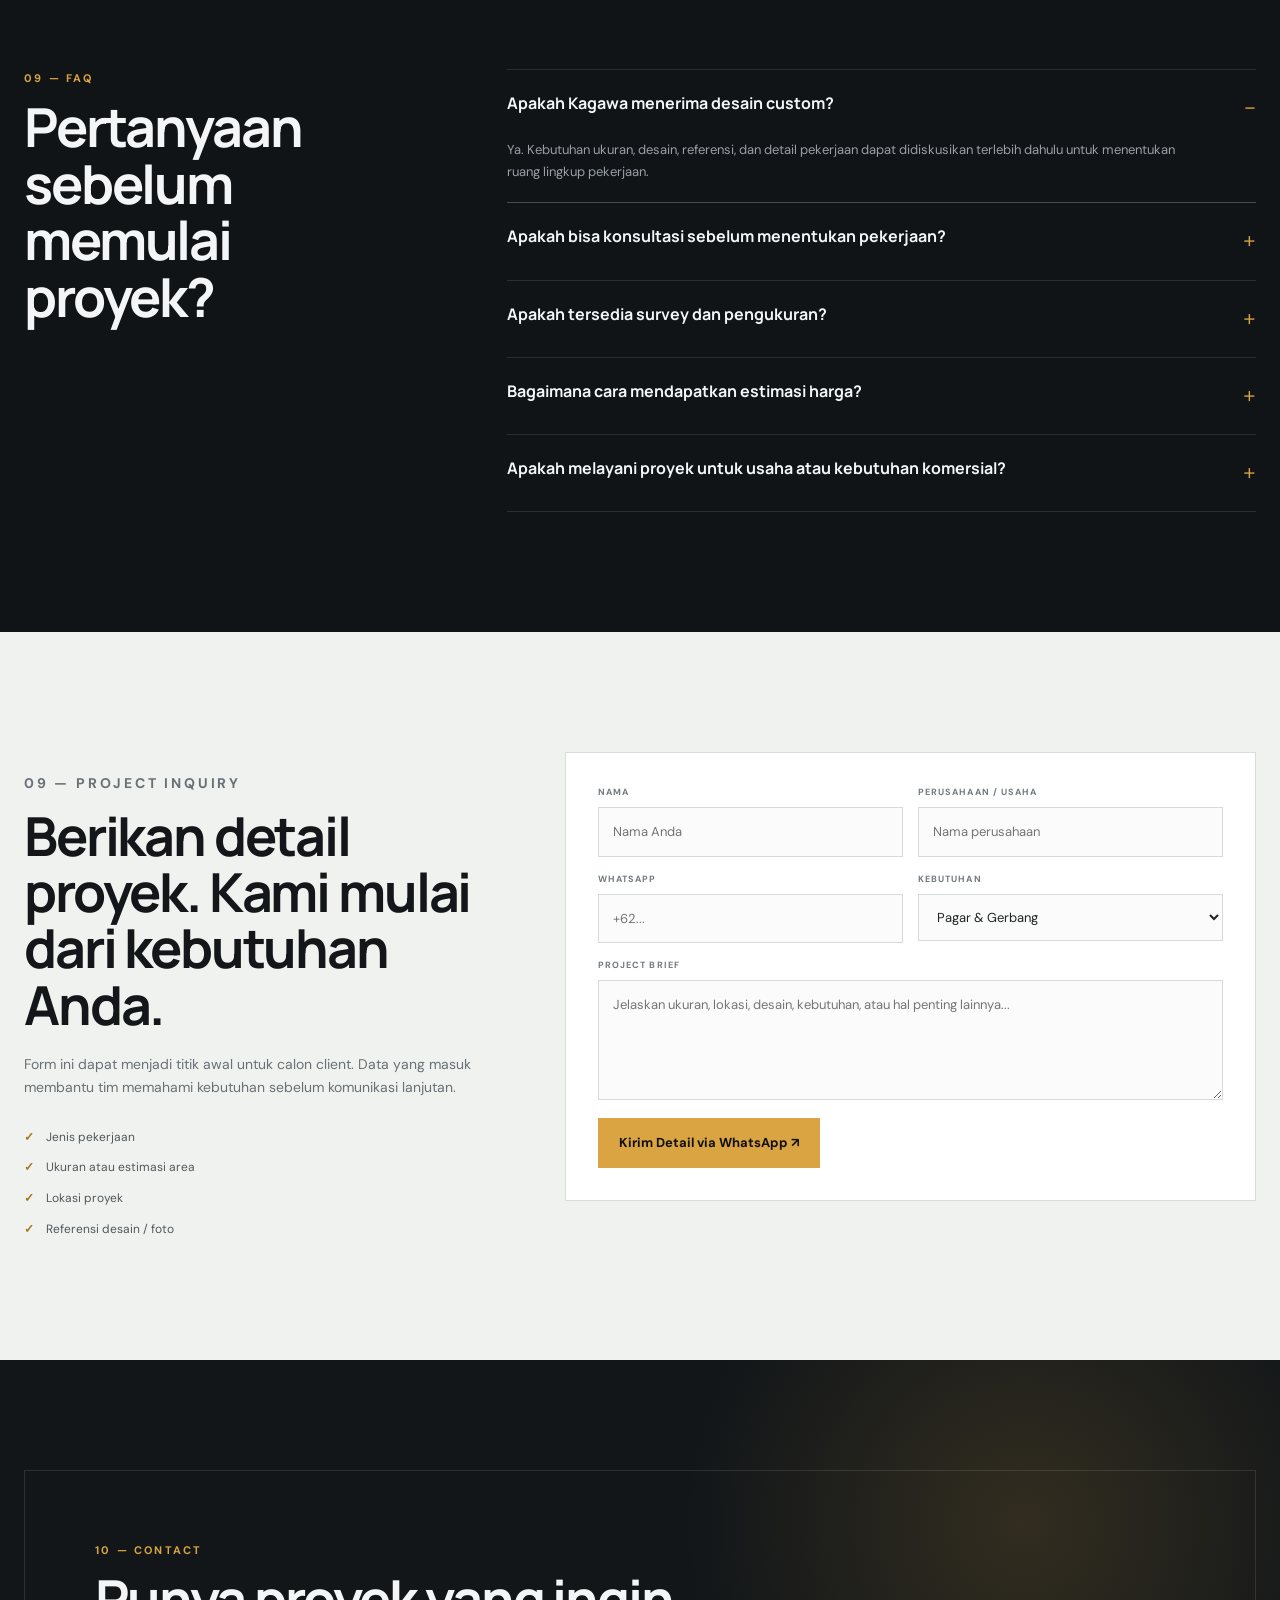
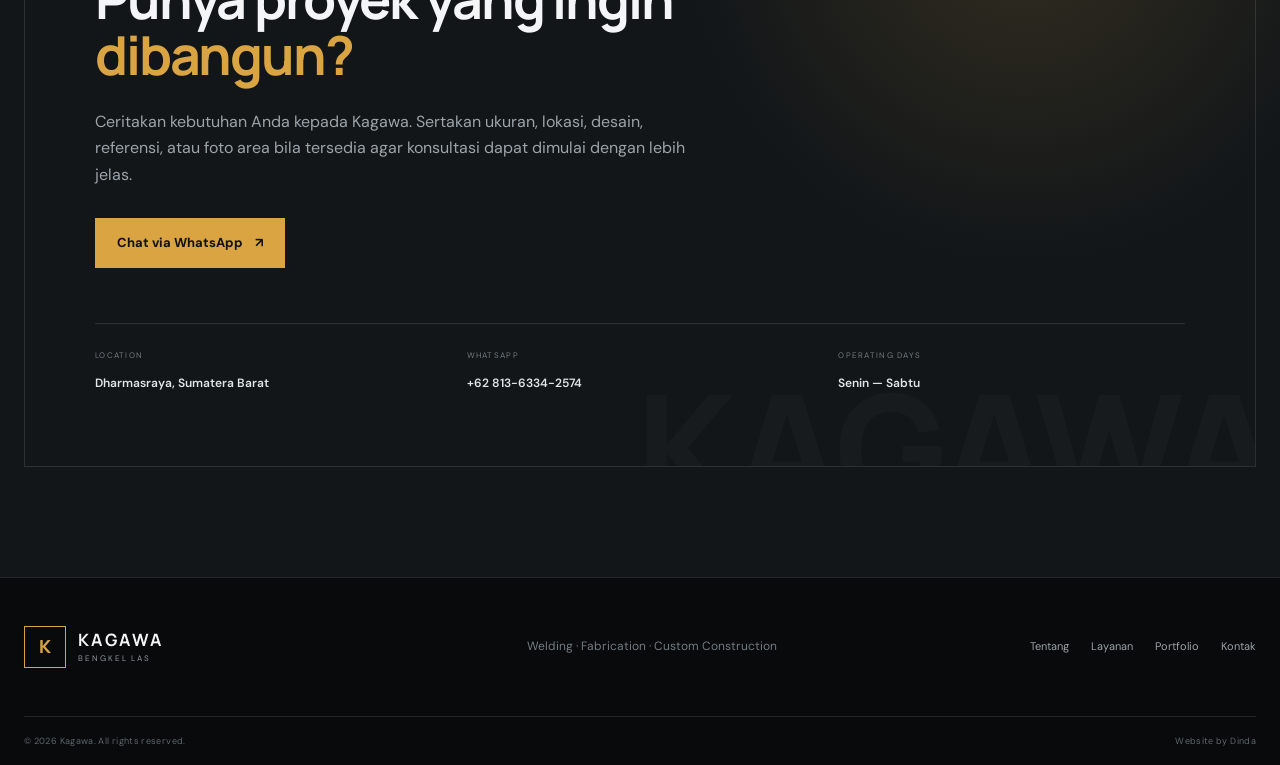
<file: kagawa_corporate_profile_v4.html>
<!DOCTYPE html>
<html lang="id">
<head>
  <meta charset="UTF-8">
  <meta name="viewport" content="width=device-width, initial-scale=1.0">

  <title>KAGAWA | Welding, Fabrication & Custom Construction</title>
  <meta name="description" content="Kagawa menyediakan pekerjaan welding, fabrikasi besi, dan custom construction untuk kebutuhan hunian, komersial, dan proyek.">
  <meta name="theme-color" content="#0b0d0f">

  <meta property="og:title" content="KAGAWA — Welding, Fabrication & Custom Construction">
  <meta property="og:description" content="Solusi pekerjaan las, fabrikasi, dan konstruksi custom dengan pendekatan yang terukur dan berorientasi pada kebutuhan proyek.">
  <meta property="og:type" content="website">

  <link rel="preconnect" href="https://fonts.googleapis.com">
  <link rel="preconnect" href="https://fonts.gstatic.com" crossorigin>
  <link href="https://fonts.googleapis.com/css2?family=DM+Sans:wght@400;500;600;700&family=Manrope:wght@500;600;700;800&display=swap" rel="stylesheet">

  <link rel="stylesheet" href="kagawa_v4.css">

</head>

<body>
<div class="page-loader" aria-hidden="true"><div class="loader-mark">K</div><div class="loader-line"><span></span></div><small>PREPARING EXPERIENCE</small></div>
<div class="scroll-progress" aria-hidden="true"><span></span></div>
<header class="site-header" id="top">
  <div class="container nav-wrap">
    <a class="brand" href="#top" aria-label="Kagawa">
      <span class="brand-mark">K</span>
      <span><strong>KAGAWA</strong><small>BENGKEL LAS</small></span>
    </a>

    <button class="menu-toggle" aria-label="Buka menu" aria-expanded="false">
      <span></span><span></span><span></span>
    </button>

    <nav class="nav-menu">
      <a href="#home" class="active">Beranda</a>
      <a href="#about">Tentang</a>
      <a href="#capabilities">Kapabilitas</a>
      <a href="#services">Layanan</a>
      <a href="#projects">Portfolio</a>
      <a href="#sectors">Sektor</a>
      <a href="#process">Proses</a>
      <a href="#faq">FAQ</a>
      <a href="#request">Request</a>
      <a href="#contact" class="nav-cta">Hubungi Kami</a>
    </nav>
  </div>
</header>

<main>
  <section class="hero hero-reveal" id="home">
    <div class="container hero-content">
      <div class="eyebrow"><span></span> WELDING · FABRICATION · CUSTOM CONSTRUCTION</div>
      <h1>Built with <em>precision.</em><br>Designed to last.</h1>
      <p class="hero-text">
        Kagawa melayani pekerjaan welding, fabrikasi besi, dan konstruksi custom
        untuk kebutuhan hunian, usaha, serta proyek — dengan perhatian pada
        detail, fungsi, dan hasil akhir.
      </p>

      <div class="hero-actions">
        <a href="#contact" class="btn btn-primary">Konsultasi Proyek <span>↗</span></a>
        <a href="#projects" class="btn btn-ghost">Lihat Portfolio</a>
      </div>

      <div class="hero-meta">
        <div><strong>01</strong><span>Custom<br>Solution</span></div>
        <div><strong>02</strong><span>Detail &<br>Precision</span></div>
        <div><strong>03</strong><span>Clear<br>Communication</span></div>
      </div>
    </div>
    <div class="hero-scroll">SCROLL TO EXPLORE <span>↓</span></div>
  </section>

  <section class="trust-strip reveal">
    <div class="container trust-grid">
      <div class="trust-item reveal-item"><strong>Custom-Oriented</strong><span>Spesifikasi mengikuti kebutuhan</span></div>
      <div class="trust-item reveal-item"><strong>Project-Based</strong><span>Ruang lingkup dibahas sejak awal</span></div>
      <div class="trust-item reveal-item"><strong>Clear Communication</strong><span>Informasi pekerjaan lebih terarah</span></div>
      <div class="trust-item reveal-item"><strong>Local Coverage</strong><span>Dharmasraya · Sumatera Barat</span></div>
    </div>
  </section>

  <section class="intro section reveal">
    <div class="container intro-grid">
      <div>
        <p class="section-label">01 — COMPANY PROFILE</p>
        <h2>Solusi metalwork yang dimulai dari kebutuhan nyata.</h2>
      </div>
      <div class="intro-copy">
        <p>
          Setiap proyek memiliki ukuran, kondisi lapangan, fungsi, dan karakter
          yang berbeda. Kagawa membantu menerjemahkan kebutuhan tersebut menjadi
          pekerjaan yang terencana dan dapat dikerjakan secara custom.
        </p>
        <a href="#about" class="text-link">Kenal lebih dekat dengan Kagawa <span>→</span></a>
      </div>
    </div>
  </section>

  <section class="about section dark reveal" id="about">
    <div class="container about-grid">
      <div class="about-image" role="img" aria-label="Visual workshop Kagawa">
        <div class="image-tag">KAGAWA / WORKSHOP</div>
      </div>

      <div class="about-content">
        <p class="section-label">02 — TENTANG KAMI</p>
        <h2>Dibuat untuk bekerja. Dipikirkan untuk bertahan.</h2>
        <p>
          Kagawa berfokus pada pekerjaan besi dan konstruksi custom dengan
          pendekatan yang mengutamakan komunikasi kebutuhan, ketepatan detail,
          fungsi, serta tampilan akhir. Spesifikasi pekerjaan dibahas sejak awal
          agar hasil dapat disesuaikan dengan kondisi proyek dan kebutuhan pelanggan.
        </p>

        <div class="stats">
          <div><strong>01</strong><span>Custom<br>Solution</span></div>
          <div><strong>02</strong><span>Quality<br>Focused</span></div>
          <div><strong>03</strong><span>Customer<br>Oriented</span></div>
        </div>
      </div>
    </div>
  </section>

  <section class="section dark" id="capabilities">
    <div class="container">
      <div class="section-head">
        <div>
          <p class="section-label">03 — CAPABILITIES</p>
          <h2>Yang kami perhatikan di setiap pekerjaan.</h2>
        </div>
        <p class="section-desc">
          Pendekatan kerja disesuaikan dengan jenis pekerjaan, kondisi lapangan,
          desain, material, dan kebutuhan akhir proyek.
        </p>
      </div>

      <div class="capability-grid reveal-item">
        <article class="capability reveal-item">
          <span class="capability-number">01</span>
          <h3>Detail & Measurement</h3>
          <p>Ukuran dan kebutuhan teknis dibahas agar pekerjaan memiliki acuan yang jelas sebelum pengerjaan.</p>
        </article>
        <article class="capability reveal-item">
          <span class="capability-number">02</span>
          <h3>Fabrication</h3>
          <p>Komponen dan konstruksi besi dapat dikerjakan sesuai desain serta kebutuhan penggunaan.</p>
        </article>
        <article class="capability reveal-item">
          <span class="capability-number">03</span>
          <h3>Finishing</h3>
          <p>Detail akhir menjadi bagian dari proses untuk menjaga tampilan dan kesesuaian dengan kebutuhan proyek.</p>
        </article>
      </div>

      <div class="spec-box">
        <div class="spec-box-head">
          <h3>Project Information</h3>
          <p>Informasi teknis final mengikuti hasil konsultasi, survey, desain, dan kebutuhan masing-masing pekerjaan.</p>
        </div>
        <div class="spec-grid">
          <div class="spec-item"><small>Scope</small><strong>Welding & Fabrication</strong></div>
          <div class="spec-item"><small>Application</small><strong>Residential / Commercial</strong></div>
          <div class="spec-item"><small>Design</small><strong>Custom / Reference-Based</strong></div>
          <div class="spec-item"><small>Execution</small><strong>Production & Installation</strong></div>
        </div>
      </div>
    </div>
  </section>

  <section class="services section light reveal" id="services">
    <div class="container">
      <div class="section-head">
        <div>
          <p class="section-label">04 — SERVICES</p>
          <h2>Layanan untuk kebutuhan residential, commercial, dan custom project.</h2>
        </div>
        <p class="section-desc">
          Lingkup pekerjaan dapat disesuaikan berdasarkan desain, ukuran, material,
          kondisi lokasi, serta kebutuhan proyek.
        </p>
      </div>

      <div class="service-grid">
        <article class="service-card reveal-item">
          <span class="service-number">01</span>
          <div class="service-icon">▦</div>
          <h3>Pagar & Gerbang</h3>
          <p>Pagar besi, gerbang, dan desain custom untuk kebutuhan hunian maupun usaha.</p>
          <a href="#contact">Konsultasikan ↗</a>
        </article>

        <article class="service-card reveal-item">
          <span class="service-number">02</span>
          <div class="service-icon">⌂</div>
          <h3>Kanopi</h3>
          <p>Pembuatan rangka dan kanopi dengan desain yang menyesuaikan bangunan dan kebutuhan area.</p>
          <a href="#contact">Konsultasikan ↗</a>
        </article>

        <article class="service-card reveal-item">
          <span class="service-number">03</span>
          <div class="service-icon">╋</div>
          <h3>Railing & Tangga</h3>
          <p>Railing tangga, balkon, dan kebutuhan pengaman dengan konstruksi yang disesuaikan.</p>
          <a href="#contact">Konsultasikan ↗</a>
        </article>

        <article class="service-card reveal-item">
          <span class="service-number">04</span>
          <div class="service-icon">□</div>
          <h3>Tralis & Pintu</h3>
          <p>Tralis, pintu besi, jendela, serta elemen pengaman dengan pilihan desain custom.</p>
          <a href="#contact">Konsultasikan ↗</a>
        </article>

        <article class="service-card reveal-item">
          <span class="service-number">05</span>
          <div class="service-icon">⌘</div>
          <h3>Fabrikasi Besi</h3>
          <p>Pengerjaan komponen dan konstruksi besi untuk kebutuhan proyek, usaha, maupun penggunaan khusus.</p>
          <a href="#contact">Konsultasikan ↗</a>
        </article>

        <article class="service-card service-featured reveal-item">
          <span class="service-number">06</span>
          <div class="service-icon">✦</div>
          <h3>Custom Welding</h3>
          <p>Memiliki desain atau kebutuhan khusus? Diskusikan spesifikasi pekerjaan bersama Kagawa.</p>
          <a href="#contact">Mulai Konsultasi ↗</a>
        </article>
      </div>
    </div>
  </section>

  <section class="section light" id="sectors">
    <div class="container">
      <div class="section-head">
        <div>
          <p class="section-label">05 — SECTORS</p>
          <h2>Kebutuhan berbeda, pendekatan yang disesuaikan.</h2>
        </div>
        <p class="section-desc">Kagawa dapat mendiskusikan kebutuhan pekerjaan berdasarkan konteks penggunaan dan karakter proyek.</p>
      </div>

      <div class="sector-grid">
        <article class="sector-card reveal-item">
          <span>01 · RESIDENTIAL</span>
          <h3>Hunian</h3>
          <p>Pagar, gerbang, kanopi, railing, tangga, tralis, pintu, dan kebutuhan metalwork untuk rumah.</p>
        </article>
        <article class="sector-card reveal-item">
          <span>02 · COMMERCIAL</span>
          <h3>Usaha & Komersial</h3>
          <p>Solusi fabrikasi dan konstruksi custom yang dapat disesuaikan dengan fungsi area usaha.</p>
        </article>
        <article class="sector-card reveal-item">
          <span>03 · PROJECT</span>
          <h3>Project-Based</h3>
          <p>Pekerjaan dengan scope tertentu yang membutuhkan pembahasan spesifikasi, ukuran, dan pelaksanaan.</p>
        </article>
      </div>
    </div>
  </section>

  <section class="why section dark reveal">
    <div class="container">
      <div class="why-grid">
        <div>
          <p class="section-label">06 — WORKING PRINCIPLES</p>
          <h2>Profesional bukan hanya soal hasil akhir.</h2>
        </div>

        <div class="why-list">
          <div class="why-item">
            <span>01</span>
            <div>
              <h3>Requirement First</h3>
              <p>Kebutuhan, ukuran, desain, dan penggunaan dibahas sebelum pekerjaan berjalan.</p>
            </div>
          </div>
          <div class="why-item">
            <span>02</span>
            <div>
              <h3>Detail Oriented</h3>
              <p>Fungsi, proporsi, detail pengerjaan, dan tampilan akhir menjadi bagian dari perhatian pekerjaan.</p>
            </div>
          </div>
          <div class="why-item">
            <span>03</span>
            <div>
              <h3>Clear Communication</h3>
              <p>Spesifikasi dan estimasi dibicarakan agar ekspektasi pekerjaan lebih jelas sejak awal.</p>
            </div>
          </div>
          <div class="why-item">
            <span>04</span>
            <div>
              <h3>Project Adaptation</h3>
              <p>Pekerjaan dapat disesuaikan dengan kondisi lapangan dan kebutuhan proyek yang berbeda.</p>
            </div>
          </div>
        </div>
      </div>
    </div>
  </section>

  <section class="projects section light" id="projects">
    <div class="container">
      <div class="section-head">
        <div>
          <p class="section-label">07 — SELECTED WORKS</p>
          <h2>Portfolio yang berbicara lewat hasil nyata.</h2>
        </div>
        <p class="section-desc">
          Dokumentasi pekerjaan asli dapat ditambahkan untuk memperkuat company profile
          dan menjadi referensi calon pelanggan.
        </p>
      </div>

      <div class="project-grid reveal-item">
        <article class="project project-large reveal-item">
          <div class="project-visual project-one reveal-item"><span>PROJECT 01 · CUSTOM WELDING</span></div>
          <div class="project-info reveal-item">
            <div><h3>Pagar Custom</h3><p>Residential / Custom Welding</p></div>
            <span>↗</span>
          </div>
        </article>

        <article class="project reveal-item">
          <div class="project-visual project-two reveal-item"><span>PROJECT 02 · FABRICATION</span></div>
          <div class="project-info reveal-item">
            <div><h3>Kanopi</h3><p>Residential / Fabrication</p></div>
            <span>↗</span>
          </div>
        </article>

        <article class="project reveal-item">
          <div class="project-visual project-three reveal-item"><span>PROJECT 03 · METALWORK</span></div>
          <div class="project-info reveal-item">
            <div><h3>Railing</h3><p>Residential / Metalwork</p></div>
            <span>↗</span>
          </div>
        </article>
      </div>

      <div class="portfolio-note">
        <span>CONTENT NOTE</span>
        <p>Placeholder visual di atas sebaiknya diganti dengan foto project asli, detail pekerjaan, lokasi, dan spesifikasi yang memang tersedia.</p>
      </div>

      <div class="case-study">
        <div class="case-image"></div>
        <div class="case-content">
          <p class="section-label">PROJECT CASE STUDY</p>
          <h3>Dokumentasikan satu pekerjaan secara mendalam.</h3>
          <p>Bagian ini sengaja disiapkan untuk menampilkan satu project unggulan dengan konteks, scope, proses, dan hasil yang dapat diverifikasi.</p>
          <div class="case-list">
            <div><span>Project Type</span><strong>Custom Fabrication</strong></div>
            <div><span>Client / Location</span><strong>Tambahkan data asli</strong></div>
            <div><span>Scope</span><strong>Tambahkan scope asli</strong></div>
            <div><span>Completion</span><strong>Tambahkan periode asli</strong></div>
          </div>
        </div>
      </div>
    </div>
  </section>

  <section class="process section light" id="process">
    <div class="container">
      <div class="section-head">
        <div>
          <p class="section-label">08 — PROJECT FLOW</p>
          <h2>Terstruktur dari konsultasi hingga pemasangan.</h2>
        </div>
        <p class="section-desc">Alur dibuat sederhana agar calon pelanggan memahami bagaimana pekerjaan diproses.</p>
      </div>

      <div class="process-grid">
        <div class="process-item reveal-item">
          <span>01</span>
          <h3>Konsultasi</h3>
          <p>Sampaikan kebutuhan, ukuran, desain, referensi, dan target penggunaan.</p>
        </div>
        <div class="process-item reveal-item">
          <span>02</span>
          <h3>Survey & Ukur</h3>
          <p>Detail pekerjaan ditentukan berdasarkan kondisi dan kebutuhan di lapangan.</p>
        </div>
        <div class="process-item reveal-item">
          <span>03</span>
          <h3>Penawaran</h3>
          <p>Spesifikasi dan estimasi pekerjaan dibahas sebelum proses dimulai.</p>
        </div>
        <div class="process-item reveal-item">
          <span>04</span>
          <h3>Produksi & Instalasi</h3>
          <p>Pengerjaan, finishing, dan pemasangan dilakukan berdasarkan kesepakatan.</p>
        </div>
      </div>
    </div>
  </section>

  <section class="section dark" id="faq">
    <div class="container faq-grid">
      <div>
        <p class="section-label">09 — FAQ</p>
        <h2>Pertanyaan sebelum memulai proyek?</h2>
      </div>

      <div class="faq-list">
        <details class="faq-item" open>
          <summary>Apakah Kagawa menerima desain custom?</summary>
          <p>Ya. Kebutuhan ukuran, desain, referensi, dan detail pekerjaan dapat didiskusikan terlebih dahulu untuk menentukan ruang lingkup pekerjaan.</p>
        </details>
        <details class="faq-item">
          <summary>Apakah bisa konsultasi sebelum menentukan pekerjaan?</summary>
          <p>Bisa. Konsultasi awal digunakan untuk memahami kebutuhan, kondisi pekerjaan, dan spesifikasi yang diperlukan sebelum penawaran.</p>
        </details>
        <details class="faq-item">
          <summary>Apakah tersedia survey dan pengukuran?</summary>
          <p>Survey dan pengukuran dapat dilakukan sesuai kebutuhan pekerjaan dan kondisi proyek.</p>
        </details>
        <details class="faq-item">
          <summary>Bagaimana cara mendapatkan estimasi harga?</summary>
          <p>Kirimkan kebutuhan, ukuran, lokasi, serta referensi desain jika tersedia. Detail pekerjaan kemudian dapat dibahas untuk penyusunan estimasi.</p>
        </details>
        <details class="faq-item">
          <summary>Apakah melayani proyek untuk usaha atau kebutuhan komersial?</summary>
          <p>Kagawa melayani kebutuhan rumah, usaha, dan pekerjaan proyek. Lingkup pekerjaan dapat dibahas berdasarkan kebutuhan masing-masing proyek.</p>
        </details>
      </div>
    </div>
  </section>

  <section class="quote-section section reveal" id="request">
    <div class="container quote-grid">
      <div class="quote-copy">
        <p class="section-label">09 — PROJECT INQUIRY</p>
        <h2>Berikan detail proyek. Kami mulai dari kebutuhan Anda.</h2>
        <p>Form ini dapat menjadi titik awal untuk calon client. Data yang masuk membantu tim memahami kebutuhan sebelum komunikasi lanjutan.</p>
        <div class="quote-checklist">
          <div><span>✓</span> Jenis pekerjaan</div>
          <div><span>✓</span> Ukuran atau estimasi area</div>
          <div><span>✓</span> Lokasi proyek</div>
          <div><span>✓</span> Referensi desain / foto</div>
        </div>
      </div>

      <form class="quote-form" id="projectForm">
        <div class="form-grid">
          <div class="field">
            <label for="name">Nama</label>
            <input id="name" name="name" placeholder="Nama Anda" required>
          </div>
          <div class="field">
            <label for="company">Perusahaan / Usaha</label>
            <input id="company" name="company" placeholder="Nama perusahaan">
          </div>
          <div class="field">
            <label for="phone">WhatsApp</label>
            <input id="phone" name="phone" placeholder="+62..." required>
          </div>
          <div class="field">
            <label for="service">Kebutuhan</label>
            <select id="service" name="service">
              <option>Pagar & Gerbang</option>
              <option>Kanopi</option>
              <option>Railing & Tangga</option>
              <option>Tralis & Pintu</option>
              <option>Fabrikasi Besi</option>
              <option>Custom Welding</option>
            </select>
          </div>
          <div class="field full">
            <label for="message">Project Brief</label>
            <textarea id="message" name="message" placeholder="Jelaskan ukuran, lokasi, desain, kebutuhan, atau hal penting lainnya..." required></textarea>
          </div>
        </div>
        <button class="btn btn-primary" type="submit">Kirim Detail via WhatsApp ↗</button>
      </form>
    </div>
  </section>

  <section class="cta reveal" id="contact">
    <div class="container cta-box">
      <p class="section-label">10 — CONTACT</p>
      <h2>Punya proyek yang ingin <em>dibangun?</em></h2>
      <p>
        Ceritakan kebutuhan Anda kepada Kagawa. Sertakan ukuran, lokasi, desain,
        referensi, atau foto area bila tersedia agar konsultasi dapat dimulai dengan lebih jelas.
      </p>

      <a class="btn btn-primary"
         href="https://wa.me/6281363342574?text=Halo%20Kagawa%2C%20saya%20ingin%20konsultasi%20mengenai%20pekerjaan%20las%20atau%20fabrikasi."
         target="_blank" rel="noopener">
        Chat via WhatsApp <span>↗</span>
      </a>

      <div class="contact-details">
        <div><small>LOCATION</small><strong>Dharmasraya, Sumatera Barat</strong></div>
        <div><small>WHATSAPP</small><strong>+62 813-6334-2574</strong></div>
        <div><small>OPERATING DAYS</small><strong>Senin — Sabtu</strong></div>
      </div>
    </div>
  </section>
</main>

<footer class="footer">
  <div class="container footer-main">
    <div class="brand footer-brand">
      <span class="brand-mark">K</span>
      <span><strong>KAGAWA</strong><small>BENGKEL LAS</small></span>
    </div>
    <p>Welding · Fabrication · Custom Construction</p>
    <div class="footer-links">
      <a href="#about">Tentang</a>
      <a href="#services">Layanan</a>
      <a href="#projects">Portfolio</a>
      <a href="#contact">Kontak</a>
    </div>
  </div>
  <div class="container footer-bottom">
    <span>© 2026 Kagawa. All rights reserved.</span>
    <span>Website by Dinda</span>
  </div>
</footer>

<a class="floating-wa" href="https://wa.me/6281363342574" target="_blank" rel="noopener" aria-label="WhatsApp"
   style="position:fixed;right:20px;bottom:20px;width:54px;height:54px;display:grid;place-items:center;border-radius:50%;background:#25D366;color:#fff;font-weight:800;font-size:10px;z-index:90;box-shadow:0 12px 30px rgba(0,0,0,.25)">WA</a>

<script src="kagawa_v4.js" defer></script>

</body>
</html>
</file>
<file: kagawa_v4.css>
:root{
      --bg:#0b0d0f;
      --bg-2:#111417;
      --surface:#171b1f;
      --surface-2:#1d2227;
      --line:rgba(255,255,255,.11);
      --text:#f3f5f6;
      --muted:#a5adb4;
      --dark:#111315;
      --paper:#f4f5f3;
      --paper-2:#e9ebe8;
      --ink:#141719;
      --accent:#d9a441;
      --accent-2:#f0c56b;
      --max:1240px;
      --radius:20px;
      --shadow:0 24px 80px rgba(0,0,0,.28);
    }

    *{box-sizing:border-box;margin:0;padding:0}
    html{scroll-behavior:smooth}
    body{
      font-family:"DM Sans",sans-serif;
      background:var(--bg);
      color:var(--text);
      line-height:1.65;
      overflow-x:hidden;
    }
    a{color:inherit;text-decoration:none}
    img{max-width:100%;display:block}
    button{font:inherit}
    .container{width:min(calc(100% - 48px),var(--max));margin:auto}

    /* NAV */
    .site-header{
      position:fixed;inset:0 0 auto;z-index:100;
      background:rgba(11,13,15,.82);
      backdrop-filter:blur(18px);
      border-bottom:1px solid rgba(255,255,255,.07);
    }
    .nav-wrap{height:82px;display:flex;align-items:center;justify-content:space-between;gap:30px}
    .brand{display:flex;align-items:center;gap:12px}
    .brand-mark{
      width:42px;height:42px;display:grid;place-items:center;
      border:1px solid var(--accent);color:var(--accent);
      font-family:"Manrope",sans-serif;font-weight:800;font-size:18px;
      letter-spacing:.04em;
    }
    .brand strong,.brand small{display:block;line-height:1}
    .brand strong{font-family:"Manrope",sans-serif;font-size:17px;letter-spacing:.14em}
    .brand small{margin-top:6px;color:#8f979e;font-size:8px;letter-spacing:.24em}
    .nav-menu{display:flex;align-items:center;gap:30px}
    .nav-menu>a{font-size:13px;color:#b8bec3;transition:.25s}
    .nav-menu>a:hover,.nav-menu>a.active{color:#fff}
    .nav-menu .nav-cta{
      padding:12px 18px;border:1px solid rgba(217,164,65,.65);
      color:#fff;background:rgba(217,164,65,.08)
    }
    .menu-toggle{display:none;background:none;border:0;color:#fff;cursor:pointer}
    .menu-toggle span{display:block;width:24px;height:2px;background:#fff;margin:5px}

    /* HERO */
    .hero{
      min-height:860px;display:flex;align-items:center;position:relative;
      background:
        linear-gradient(90deg,rgba(7,9,10,.97) 0%,rgba(7,9,10,.82) 42%,rgba(7,9,10,.35) 100%),
        radial-gradient(circle at 75% 40%,rgba(217,164,65,.15),transparent 34%),
        linear-gradient(135deg,#1b2023,#080a0b 70%);
      overflow:hidden;
    }
    .hero:before{
      content:"";position:absolute;inset:0;opacity:.16;
      background-image:linear-gradient(rgba(255,255,255,.07) 1px,transparent 1px),
                       linear-gradient(90deg,rgba(255,255,255,.07) 1px,transparent 1px);
      background-size:70px 70px;
      mask-image:linear-gradient(to right,black,transparent 80%);
    }
    .hero-content{position:relative;padding-top:80px}
    .eyebrow,.section-label{
      color:var(--accent);font-size:11px;font-weight:700;letter-spacing:.2em;
      text-transform:uppercase;
    }
    .eyebrow{display:flex;align-items:center;gap:10px;margin-bottom:24px}
    .eyebrow span{width:32px;height:1px;background:var(--accent)}
    .hero h1{
      max-width:780px;font-family:"Manrope",sans-serif;
      font-size:clamp(50px,7vw,94px);line-height:.99;letter-spacing:-.055em;
      font-weight:800;
    }
    em{font-style:normal;color:var(--accent)}
    .hero-text{max-width:650px;margin:30px 0 34px;color:#b6bdc2;font-size:17px}
    .hero-actions{display:flex;gap:12px;flex-wrap:wrap}
    .btn{
      min-height:50px;padding:0 21px;display:inline-flex;align-items:center;justify-content:center;
      gap:12px;border:1px solid transparent;font-size:13px;font-weight:700;transition:.25s;
    }
    .btn-primary{background:var(--accent);color:#111}
    .btn-primary:hover{background:var(--accent-2);transform:translateY(-2px)}
    .btn-ghost{border-color:rgba(255,255,255,.2);color:#fff;background:rgba(255,255,255,.03)}
    .btn-ghost:hover{background:#fff;color:#111}
    .hero-meta{display:flex;gap:42px;margin-top:74px;padding-top:22px;border-top:1px solid var(--line)}
    .hero-meta div{display:flex;gap:12px;align-items:flex-start}
    .hero-meta strong{color:var(--accent);font-size:11px;letter-spacing:.1em}
    .hero-meta span{font-size:11px;color:#969ea4;text-transform:uppercase;letter-spacing:.1em;line-height:1.4}
    .hero-scroll{position:absolute;right:32px;bottom:30px;color:#747c82;font-size:9px;letter-spacing:.18em;writing-mode:vertical-rl}
    .hero-scroll span{color:var(--accent);font-size:18px;margin-top:8px}

    /* COMMON */
    .section{padding:120px 0}
    .section-head{display:flex;justify-content:space-between;gap:50px;align-items:end;margin-bottom:55px}
    .section-head>div{max-width:720px}
    h2{
      margin-top:12px;font-family:"Manrope",sans-serif;
      font-size:clamp(34px,4.2vw,58px);line-height:1.05;letter-spacing:-.04em
    }
    .section-desc{max-width:430px;color:#8f989f;font-size:14px}
    .dark{background:var(--bg-2)}
    .light{background:var(--paper);color:var(--ink)}
    .light .section-desc{color:#687077}

    /* INTRO */
    .intro{background:var(--paper);color:var(--ink)}
    .intro-grid{display:grid;grid-template-columns:1fr 1fr;gap:80px;align-items:end}
    .intro h2{max-width:650px}
    .intro-copy{max-width:520px}
    .intro-copy p{font-size:18px;color:#4e575d;margin-bottom:24px}
    .text-link{font-size:13px;font-weight:700;border-bottom:1px solid #9ca2a5;padding-bottom:5px}
    .text-link span{color:#a8751d;margin-left:6px}

    /* ABOUT */
    .about-grid{display:grid;grid-template-columns:1.05fr .95fr;gap:90px;align-items:center}
    .about-image{
      min-height:570px;position:relative;overflow:hidden;
      background:
        linear-gradient(135deg,rgba(217,164,65,.2),transparent 35%),
        repeating-linear-gradient(125deg,#202529 0 18px,#171b1e 18px 36px);
      border:1px solid var(--line);
    }
    .about-image:after{
      content:"K";position:absolute;right:7%;bottom:-15%;
      font:800 300px/1 "Manrope";color:rgba(255,255,255,.035)
    }
    .image-tag{
      position:absolute;left:22px;bottom:22px;padding:10px 13px;
      border:1px solid rgba(255,255,255,.13);background:rgba(0,0,0,.38);
      color:#aab1b6;font-size:9px;letter-spacing:.16em
    }
    .about-content h2{max-width:600px}
    .about-content>p:not(.section-label){max-width:620px;color:#9fa7ad;margin-top:25px}
    .stats{display:grid;grid-template-columns:repeat(3,1fr);gap:20px;margin-top:48px;padding-top:26px;border-top:1px solid var(--line)}
    .stats strong{display:block;color:var(--accent);font-size:12px;margin-bottom:9px}
    .stats span{font-size:11px;text-transform:uppercase;letter-spacing:.1em;color:#c4c9cd}

    /* CAPABILITY */
    .capability-grid{display:grid;grid-template-columns:repeat(3,1fr);gap:1px;background:var(--line);margin-top:35px}
    .capability{background:var(--bg-2);padding:30px;min-height:220px}
    .capability-number{color:var(--accent);font-size:11px;font-weight:700}
    .capability h3{font-family:"Manrope";font-size:21px;margin:35px 0 12px}
    .capability p{font-size:13px;color:#90999f}

    /* SERVICES */
    .service-grid{display:grid;grid-template-columns:repeat(3,1fr);gap:16px}
    .service-card{
      position:relative;min-height:300px;padding:28px;background:#fff;border:1px solid #dde0dd;
      transition:.3s;overflow:hidden
    }
    .service-card:hover{transform:translateY(-5px);box-shadow:0 18px 50px rgba(0,0,0,.08)}
    .service-card:after{
      content:"";position:absolute;right:-40px;bottom:-55px;width:150px;height:150px;
      border:1px solid #ddd;border-radius:50%
    }
    .service-number{font-size:10px;color:#a8751d;font-weight:700}
    .service-icon{margin:35px 0 20px;font-size:24px;color:#252a2d}
    .service-card h3{font-family:"Manrope";font-size:21px;letter-spacing:-.02em}
    .service-card p{font-size:13px;color:#697177;margin:11px 0 22px;max-width:330px}
    .service-card a{font-size:11px;text-transform:uppercase;letter-spacing:.12em;font-weight:700}
    .service-featured{background:#171b1f;color:#fff;border-color:#171b1f}
    .service-featured p{color:#a1a9ae}.service-featured .service-icon{color:var(--accent)}
    .service-featured a{color:var(--accent)}

    /* WHY */
    .why-grid{display:grid;grid-template-columns:.9fr 1.1fr;gap:100px}
    .why-list{border-top:1px solid var(--line)}
    .why-item{display:grid;grid-template-columns:45px 1fr;gap:20px;padding:25px 0;border-bottom:1px solid var(--line)}
    .why-item>span{color:var(--accent);font-size:11px;font-weight:700}
    .why-item h3{font-family:"Manrope";font-size:19px}
    .why-item p{color:#929ba1;font-size:13px;margin-top:7px}

    /* PROJECTS */
    .project-grid{display:grid;grid-template-columns:1.35fr 1fr 1fr;gap:16px}
    .project-visual{
      min-height:390px;display:flex;align-items:flex-end;padding:18px;
      background:
        linear-gradient(180deg,transparent 40%,rgba(0,0,0,.82)),
        linear-gradient(135deg,#3a4043,#16191b);
      border:1px solid #dfe1df;
    }
    .project-large .project-visual{min-height:500px}
    .project-two{background:linear-gradient(180deg,transparent 40%,rgba(0,0,0,.82)),linear-gradient(135deg,#4c4a45,#1a1b1b)}
    .project-three{background:linear-gradient(180deg,transparent 40%,rgba(0,0,0,.82)),linear-gradient(135deg,#45484a,#181a1b)}
    .project-visual span{color:#fff;font-size:9px;letter-spacing:.18em}
    .project-info{display:flex;justify-content:space-between;gap:15px;padding:17px 2px}
    .project-info h3{font-family:"Manrope";font-size:17px}
    .project-info p{font-size:11px;color:#737c81;margin-top:3px}
    .project-info>span{color:#a8751d}
    .portfolio-note{
      margin-top:22px;padding:18px 20px;border:1px dashed #cdd1cf;
      display:flex;justify-content:space-between;gap:20px;color:#70787d
    }
    .portfolio-note span{font-size:9px;letter-spacing:.16em;color:#a8751d}
    .portfolio-note p{font-size:12px}

    /* PROCESS */
    .process-grid{display:grid;grid-template-columns:repeat(4,1fr);gap:0;border-top:1px solid #cfd3d0;border-bottom:1px solid #cfd3d0}
    .process-item{padding:32px 25px;border-right:1px solid #cfd3d0;min-height:240px}
    .process-item:last-child{border-right:0}
    .process-item>span{color:#a8751d;font-weight:700;font-size:11px}
    .process-item h3{font-family:"Manrope";font-size:19px;margin:42px 0 10px}
    .process-item p{font-size:12px;color:#667077}

    /* FAQ */
    .faq-grid{display:grid;grid-template-columns:.7fr 1.3fr;gap:80px}
    .faq-list{border-top:1px solid var(--line)}
    details{border-bottom:1px solid var(--line);padding:20px 0}
    summary{cursor:pointer;list-style:none;font-family:"Manrope";font-size:16px;font-weight:700;display:flex;justify-content:space-between;gap:20px}
    summary::-webkit-details-marker{display:none}
    summary:after{content:"+";color:var(--accent);font-size:22px;font-weight:400}
    details[open] summary:after{content:"−"}
    details p{color:#98a0a6;font-size:13px;max-width:700px;padding:13px 30px 0 0}

    /* CTA */
    .cta{padding:110px 0;background:
      radial-gradient(circle at 80% 20%,rgba(217,164,65,.16),transparent 28%),
      #121619;
    }
    .cta-box{border:1px solid var(--line);padding:70px;position:relative;overflow:hidden}
    .cta-box:after{content:"KAGAWA";position:absolute;right:-20px;bottom:-55px;font:800 150px/1 "Manrope";color:rgba(255,255,255,.025)}
    .cta-box h2{max-width:800px}
    .cta-box>p:not(.section-label){max-width:610px;color:#9ca4aa;margin:25px 0 30px}
    .contact-details{display:grid;grid-template-columns:repeat(3,1fr);gap:25px;margin-top:55px;padding-top:25px;border-top:1px solid var(--line)}
    .contact-details small{display:block;color:#717a80;font-size:8px;letter-spacing:.16em;margin-bottom:7px}
    .contact-details strong{font-size:12px;font-weight:600;color:#e2e5e7}


    /* V2 BUSINESS SECTIONS */
    .trust-strip{background:#0f1214;border-top:1px solid var(--line);border-bottom:1px solid var(--line)}
    .trust-grid{display:grid;grid-template-columns:repeat(4,1fr)}
    .trust-item{padding:28px 20px;border-right:1px solid var(--line)}
    .trust-item:last-child{border-right:0}
    .trust-item strong{display:block;color:#f0f2f3;font-family:"Manrope";font-size:15px}
    .trust-item span{display:block;color:#737c82;font-size:10px;margin-top:5px;text-transform:uppercase;letter-spacing:.1em}

    .sector-grid{display:grid;grid-template-columns:repeat(3,1fr);gap:16px}
    .sector-card{padding:34px;background:#fff;border:1px solid #dde0dd;min-height:235px;position:relative}
    .sector-card span{font-size:10px;color:#a8751d;font-weight:700}
    .sector-card h3{font-family:"Manrope";font-size:23px;margin:38px 0 10px}
    .sector-card p{font-size:13px;color:#687177;max-width:340px}

    .spec-box{margin-top:55px;padding:35px;background:#15191c;border:1px solid var(--line)}
    .spec-box-head{display:flex;justify-content:space-between;gap:25px;align-items:end;margin-bottom:25px}
    .spec-box-head h3{font-family:"Manrope";font-size:23px}
    .spec-box-head p{color:#7e878d;font-size:12px;max-width:430px}
    .spec-grid{display:grid;grid-template-columns:repeat(4,1fr);border-top:1px solid var(--line)}
    .spec-item{padding:20px 15px;border-right:1px solid var(--line)}
    .spec-item:last-child{border-right:0}
    .spec-item small{display:block;color:#697278;font-size:8px;letter-spacing:.14em;text-transform:uppercase}
    .spec-item strong{display:block;margin-top:8px;font-size:13px;color:#e1e5e7}

    .case-study{margin-top:25px;display:grid;grid-template-columns:1fr 1fr;border:1px solid #d6dad7;background:#fff}
    .case-image{min-height:360px;background:
      linear-gradient(135deg,rgba(217,164,65,.18),transparent 40%),
      repeating-linear-gradient(125deg,#4a4e50 0 22px,#292d2f 22px 44px);
      position:relative}
    .case-image:after{content:"CASE STUDY";position:absolute;left:24px;bottom:20px;color:#fff;font-size:9px;letter-spacing:.2em}
    .case-content{padding:42px}
    .case-content .section-label{font-size:9px}
    .case-content h3{font-family:"Manrope";font-size:29px;line-height:1.1;margin:13px 0}
    .case-content>p{color:#687177;font-size:13px}
    .case-list{margin-top:25px;border-top:1px solid #d8dcd9}
    .case-list div{display:flex;justify-content:space-between;gap:20px;padding:13px 0;border-bottom:1px solid #d8dcd9;font-size:11px}
    .case-list span{color:#858d92}.case-list strong{text-align:right}

    .quote-section{background:#f0f2ef;color:var(--ink)}
    .quote-grid{display:grid;grid-template-columns:.8fr 1.2fr;gap:80px;align-items:start}
    .quote-copy h2{max-width:530px}
    .quote-copy p{color:#687177;font-size:14px;margin-top:20px;max-width:470px}
    .quote-checklist{margin-top:28px;display:grid;gap:11px}
    .quote-checklist div{font-size:12px;color:#50585d}
    .quote-checklist span{color:#a8751d;font-weight:800;margin-right:9px}
    .quote-form{background:#fff;border:1px solid #d9ddda;padding:32px}
    .form-grid{display:grid;grid-template-columns:1fr 1fr;gap:15px}
    .field{display:flex;flex-direction:column;gap:7px}
    .field.full{grid-column:1/-1}
    .field label{font-size:9px;font-weight:700;letter-spacing:.12em;text-transform:uppercase;color:#727a7f}
    .field input,.field textarea,.field select{
      width:100%;border:1px solid #d6dad8;background:#fafbfa;padding:13px 14px;
      font:inherit;font-size:13px;color:#202426;outline:none
    }
    .field textarea{min-height:120px;resize:vertical}
    .field input:focus,.field textarea:focus,.field select:focus{border-color:#a8751d}
    .quote-form .btn{margin-top:18px;border:0;cursor:pointer}

    @media(max-width:900px){
      .trust-grid{grid-template-columns:1fr 1fr}
      .trust-item:nth-child(2){border-right:0}
      .trust-item:nth-child(n+3){border-top:1px solid var(--line)}
      .sector-grid{grid-template-columns:1fr 1fr}
      .spec-grid{grid-template-columns:1fr 1fr}
      .case-study{grid-template-columns:1fr}
      .quote-grid{grid-template-columns:1fr;gap:45px}
    }
    @media(max-width:620px){
      .trust-grid,.sector-grid,.spec-grid,.form-grid{grid-template-columns:1fr}
      .trust-item{border-right:0!important;border-top:1px solid var(--line)}
      .trust-item:first-child{border-top:0}
      .spec-item{border-right:0;border-top:1px solid var(--line)}
      .spec-item:first-child{border-top:0}
      .field.full{grid-column:auto}
      .case-content{padding:28px 22px}
      .quote-form{padding:22px 18px}
    }

    /* FOOTER */
    .footer{background:#080a0b;border-top:1px solid var(--line)}
    .footer-main{padding:48px 0;display:grid;grid-template-columns:1fr 1fr auto;gap:30px;align-items:center}
    .footer-main>p{color:#737b81;font-size:12px}
    .footer-links{display:flex;gap:22px;justify-content:flex-end}
    .footer-links a{font-size:11px;color:#9ba2a7}
    .footer-links a:hover{color:#fff}
    .footer-bottom{padding:17px 0;border-top:1px solid var(--line);display:flex;justify-content:space-between;color:#5f676c;font-size:9px;letter-spacing:.04em}

    @media(max-width:900px){
      .nav-menu{position:absolute;top:82px;left:0;right:0;padding:20px 24px;display:none;flex-direction:column;align-items:stretch;background:#0b0d0f;border-bottom:1px solid var(--line)}
      .nav-menu.open{display:flex}
      .nav-menu .nav-cta{text-align:center}
      .menu-toggle{display:block}
      .hero{min-height:760px}
      .intro-grid,.about-grid,.why-grid,.faq-grid{grid-template-columns:1fr;gap:45px}
      .capability-grid,.service-grid{grid-template-columns:1fr 1fr}
      .project-grid{grid-template-columns:1fr 1fr}
      .project-large{grid-column:1/-1}
      .project-large .project-visual{min-height:430px}
      .process-grid{grid-template-columns:1fr 1fr}
      .process-item:nth-child(2){border-right:0}
      .process-item:nth-child(n+3){border-top:1px solid #cfd3d0}
      .footer-main{grid-template-columns:1fr}
      .footer-links{justify-content:flex-start}
    }

    @media(max-width:620px){
      .container{width:min(calc(100% - 30px),var(--max))}
      .section{padding:82px 0}
      .hero{min-height:720px}
      .hero h1{font-size:49px}
      .hero-text{font-size:15px}
      .hero-meta{gap:18px;flex-wrap:wrap;margin-top:55px}
      .hero-scroll{display:none}
      .section-head{display:block;margin-bottom:38px}
      .section-desc{margin-top:18px}
      .capability-grid,.service-grid,.project-grid,.process-grid{grid-template-columns:1fr}
      .project-large{grid-column:auto}
      .project-visual,.project-large .project-visual{min-height:330px}
      .process-item{border-right:0!important;border-top:1px solid #cfd3d0!important}
      .process-item:first-child{border-top:0!important}
      .cta-box{padding:42px 25px}
      .contact-details{grid-template-columns:1fr}
      .portfolio-note{display:block}
      .portfolio-note p{margin-top:8px}
      .stats{gap:12px}
      .stats span{font-size:9px}
    }


/* =========================================================
   V4 ANIMATED CORPORATE EXPERIENCE
   ========================================================= */
html { scroll-behavior: smooth; }
body { overflow-x:hidden; }

/* Page loader */
.page-loader{position:fixed;inset:0;background:#080a0b;z-index:9999;display:grid;place-items:center;align-content:center;gap:16px;transition:opacity .7s ease,visibility .7s ease}
.page-loader.is-loaded{opacity:0;visibility:hidden;pointer-events:none}
.loader-mark{width:58px;height:58px;border:1px solid rgba(255,255,255,.25);display:grid;place-items:center;color:#fff;font-family:"Manrope",sans-serif;font-weight:800;font-size:23px;letter-spacing:.08em;animation:loaderPulse 1.4s ease-in-out infinite}
.loader-line{width:150px;height:1px;background:rgba(255,255,255,.12);overflow:hidden}.loader-line span{display:block;width:45%;height:100%;background:#c08a32;animation:loaderLine 1.2s ease-in-out infinite}
.page-loader small{font-size:8px;letter-spacing:.25em;color:#777f84}
@keyframes loaderPulse{0%,100%{transform:scale(.94);opacity:.55}50%{transform:scale(1);opacity:1}}
@keyframes loaderLine{0%{transform:translateX(-120%)}100%{transform:translateX(330%)}}

/* Scroll progress */
.scroll-progress{position:fixed;left:0;top:0;width:100%;height:2px;z-index:1001;pointer-events:none;background:transparent}.scroll-progress span{display:block;width:0;height:100%;background:#c08a32;box-shadow:0 0 12px rgba(192,138,50,.45)}

/* Reveal system */
.reveal,.hero-reveal{opacity:0;transform:translateY(34px);transition:opacity .85s cubic-bezier(.2,.7,.2,1),transform .85s cubic-bezier(.2,.7,.2,1)}
.reveal.is-visible,.hero-reveal.is-visible{opacity:1;transform:none}
.reveal-item{opacity:0;transform:translateY(28px);transition:opacity .7s cubic-bezier(.2,.7,.2,1),transform .7s cubic-bezier(.2,.7,.2,1)}
.reveal-item.is-visible{opacity:1;transform:none}
.reveal-item:nth-child(1){transition-delay:.04s}.reveal-item:nth-child(2){transition-delay:.10s}.reveal-item:nth-child(3){transition-delay:.16s}.reveal-item:nth-child(4){transition-delay:.22s}.reveal-item:nth-child(5){transition-delay:.28s}.reveal-item:nth-child(6){transition-delay:.34s}

/* Hero entrance */
.hero .eyebrow{animation:heroUp .8s .25s both cubic-bezier(.2,.7,.2,1)}
.hero h1{animation:heroUp .95s .38s both cubic-bezier(.2,.7,.2,1)}
.hero .hero-text{animation:heroUp .85s .52s both cubic-bezier(.2,.7,.2,1)}
.hero .hero-actions{animation:heroUp .8s .66s both cubic-bezier(.2,.7,.2,1)}
.hero .hero-meta{animation:heroUp .8s .82s both cubic-bezier(.2,.7,.2,1)}
.hero-scroll{animation:scrollHint 2.2s 1.1s ease-in-out infinite}
@keyframes heroUp{from{opacity:0;transform:translateY(26px)}to{opacity:1;transform:translateY(0)}}
@keyframes scrollHint{0%,100%{transform:translateY(0);opacity:.65}50%{transform:translateY(7px);opacity:1}}

/* Hero atmospheric motion */
.hero:before{animation:heroGlow 9s ease-in-out infinite alternate;transform-origin:center}
.hero:after{animation:heroGrid 16s linear infinite}
@keyframes heroGlow{0%{transform:scale(1) translate3d(0,0,0);opacity:.65}100%{transform:scale(1.08) translate3d(2%, -2%,0);opacity:1}}
@keyframes heroGrid{0%{background-position:0 0,0 0}100%{background-position:70px 70px,0 0}}

/* Premium hover motion */
.btn{transition:transform .28s ease,box-shadow .28s ease,background-color .28s ease,border-color .28s ease}
.btn:hover{transform:translateY(-3px)}
.service-card,.capability,.sector-card,.project,.process-item{transition:transform .45s cubic-bezier(.2,.7,.2,1),box-shadow .45s ease,border-color .35s ease}
.service-card:hover,.capability:hover,.sector-card:hover,.project:hover,.process-item:hover{transform:translateY(-7px)}
.service-icon{transition:transform .45s cubic-bezier(.2,.7,.2,1)}
.service-card:hover .service-icon{transform:rotate(-7deg) scale(1.08)}
.project-visual{overflow:hidden}.project-visual:after{transition:transform .7s cubic-bezier(.2,.7,.2,1),opacity .5s ease}.project:hover .project-visual:after{transform:scale(1.04);opacity:.72}

/* Image-like project surfaces */
.project-visual{background-size:120% 120%;transition:background-size 1s cubic-bezier(.2,.7,.2,1)}
.project:hover .project-visual{background-size:128% 128%}

/* About visual breathing */
.about-image:before{animation:workshopLight 5s ease-in-out infinite alternate}
@keyframes workshopLight{from{transform:translateX(-10%) scale(1)}to{transform:translateX(10%) scale(1.08)}}

/* FAQ */
.faq-item{transition:border-color .3s ease,background .3s ease;overflow:hidden}.faq-item[open]{border-color:#454b4f}.faq-item summary{transition:color .25s ease}.faq-item summary:hover{color:#c08a32}.faq-item p{animation:faqOpen .4s ease both}
@keyframes faqOpen{from{opacity:0;transform:translateY(-6px)}to{opacity:1;transform:none}}

/* Floating WhatsApp */
.floating-wa{animation:waFloat 3s ease-in-out infinite;transition:transform .25s ease,box-shadow .25s ease!important}.floating-wa:hover{animation-play-state:paused;transform:translateY(-5px) scale(1.05)!important;box-shadow:0 16px 36px rgba(0,0,0,.34)!important}
@keyframes waFloat{0%,100%{transform:translateY(0)}50%{transform:translateY(-6px)}}

/* Header scroll state */
.site-header{transition:background .35s ease,box-shadow .35s ease,backdrop-filter .35s ease}
.site-header.scrolled{background:rgba(8,10,11,.88);backdrop-filter:blur(14px);box-shadow:0 8px 30px rgba(0,0,0,.16)}

/* Focus accessibility */
a:focus-visible,button:focus-visible,input:focus-visible,textarea:focus-visible,select:focus-visible,summary:focus-visible{outline:2px solid #c08a32;outline-offset:4px}

@media (prefers-reduced-motion: reduce){
  html{scroll-behavior:auto}.page-loader,.reveal,.hero-reveal,.reveal-item,.btn,.service-card,.capability,.sector-card,.project,.process-item,.site-header{transition:none!important}.hero .eyebrow,.hero h1,.hero .hero-text,.hero .hero-actions,.hero .hero-meta,.hero-scroll,.hero:before,.hero:after,.about-image:before,.floating-wa{animation:none!important}.reveal,.hero-reveal,.reveal-item{opacity:1!important;transform:none!important}
}
</file>
